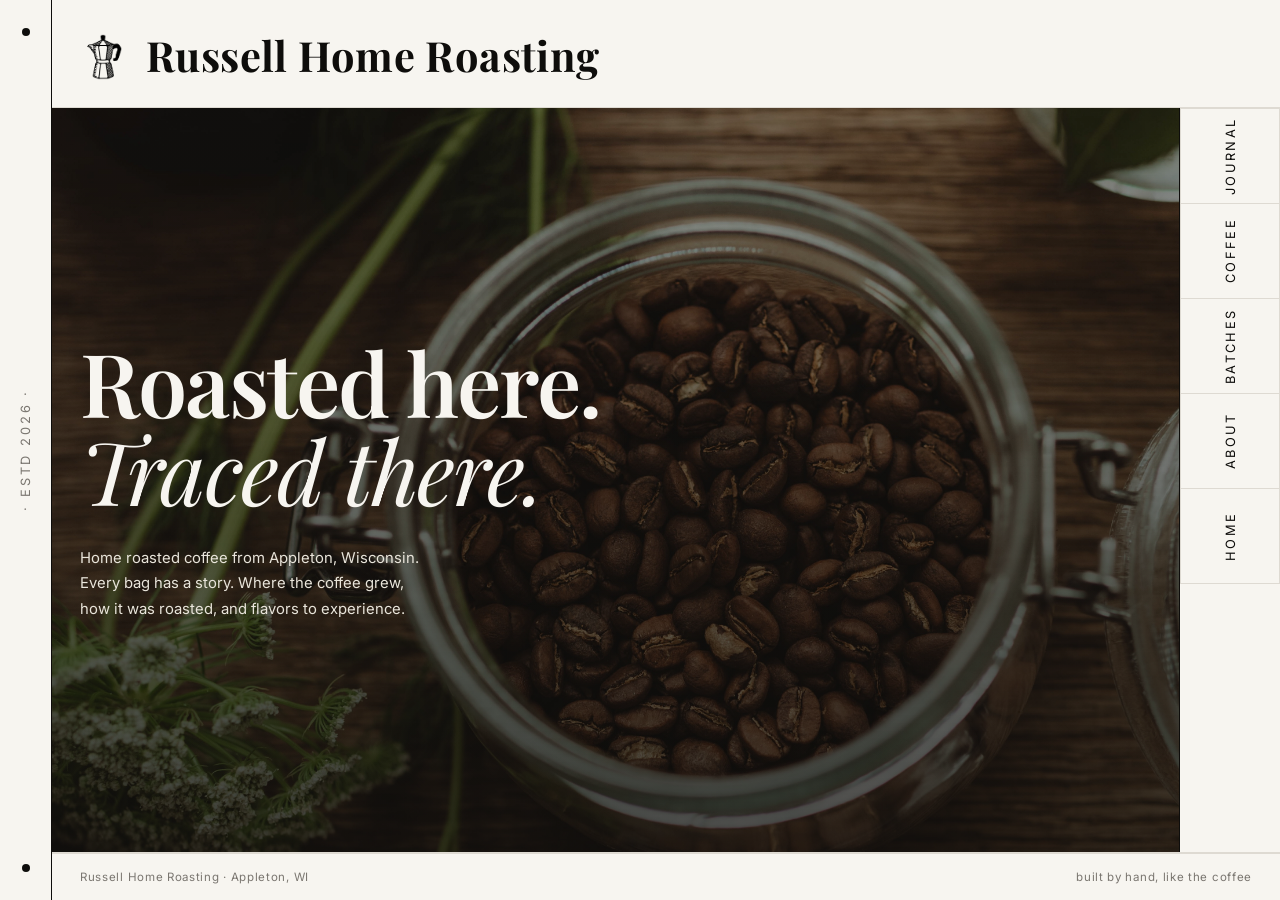
<file: index.html>
<!DOCTYPE html>
<html lang="en">
<head>
  <meta charset="UTF-8" />
  <meta name="viewport" content="width=device-width, initial-scale=1.0" />
  <title>Russell Home Roasting - Appleton, WI</title>
  <link rel="stylesheet" href="rhr.css" />
  <link rel="icon" href="favicon.ico" sizes="48x48"/>
  <link rel="stylesheet" href="rhr-bg-additions.css" />
</head>
<body>

  <aside class="rail" aria-hidden="true">
    <div class="rail-dot"></div>
    <div class="rail-text"> · Estd 2026 · </div>
    <div class="rail-dot"></div>
  </aside>

  <main class="page">
    <div class="content">

      <header>
        <div class="brand-lockup">
          <a class="brand-mark" href="index.html" tabindex="-1" aria-hidden="true">
            <img src="images/MokaShaded.png" width="917" height="917" alt="" />
          </a>
          <h1 class="brand">
            Russell Home Roasting
            <span></span>
          </h1>
        </div>
      </header>

      <div class="body-grid">

        <section class="hero bg-photo bg-photo-hero1">
          <h2>Roasted here.<br><em>Traced there.</em></h2>
          <p>Home roasted coffee from Appleton, Wisconsin.</p>
          <p>Every bag has a story. Where the coffee grew, how it was roasted, and flavors to experience.</p>
        </section>

        <nav class="side-nav" aria-label="Main navigation">
          <a href="journal.html">Journal</a>
          <a href="coffee.html">Coffee</a>
          <a href="batch-lookup.html">Batches</a>
          <a href="about.html">About</a>
          <a href="index.html">Home</a>
        </nav>

      </div>

      <footer>
        <span>Russell Home Roasting · Appleton, WI</span>
        <span>built by hand, like the coffee</span>
      </footer>

    </div>
  </main>
 <script src="rhr-header.js"></script>
</body>
</html>
</file>
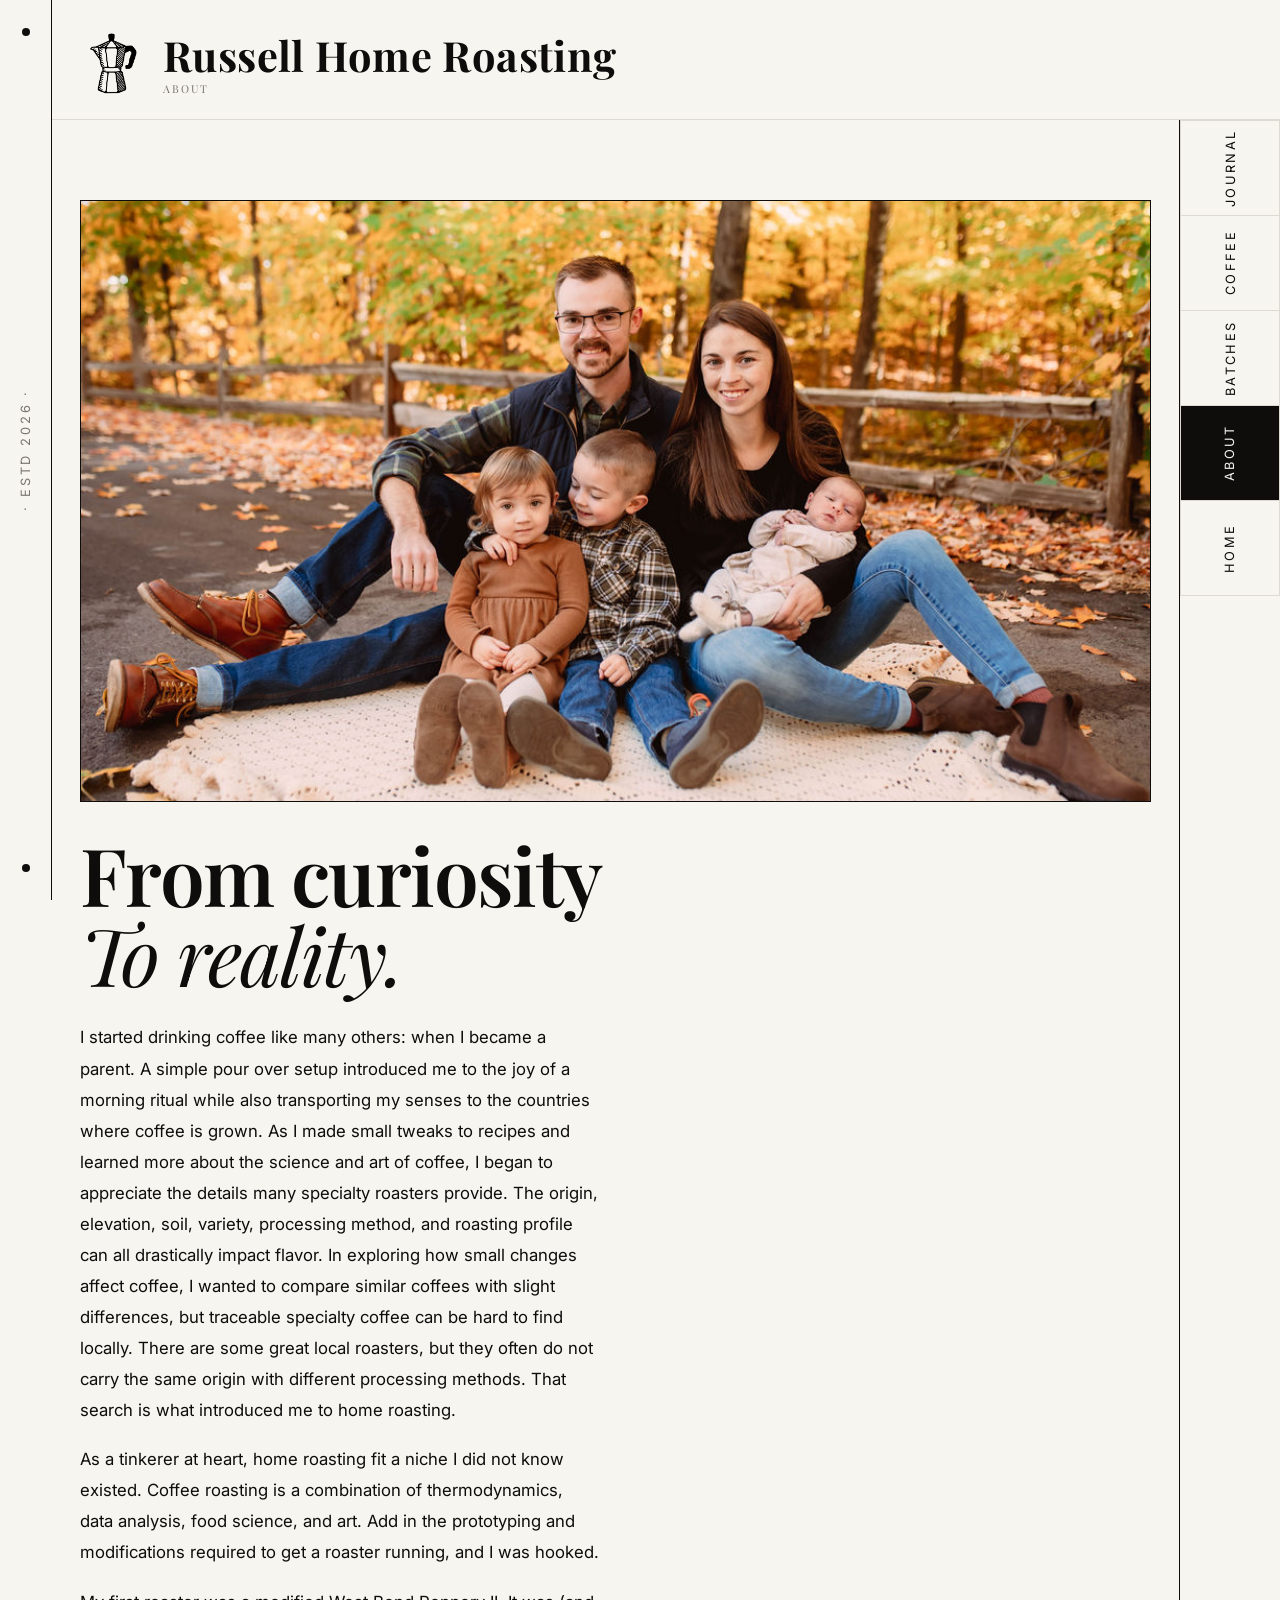
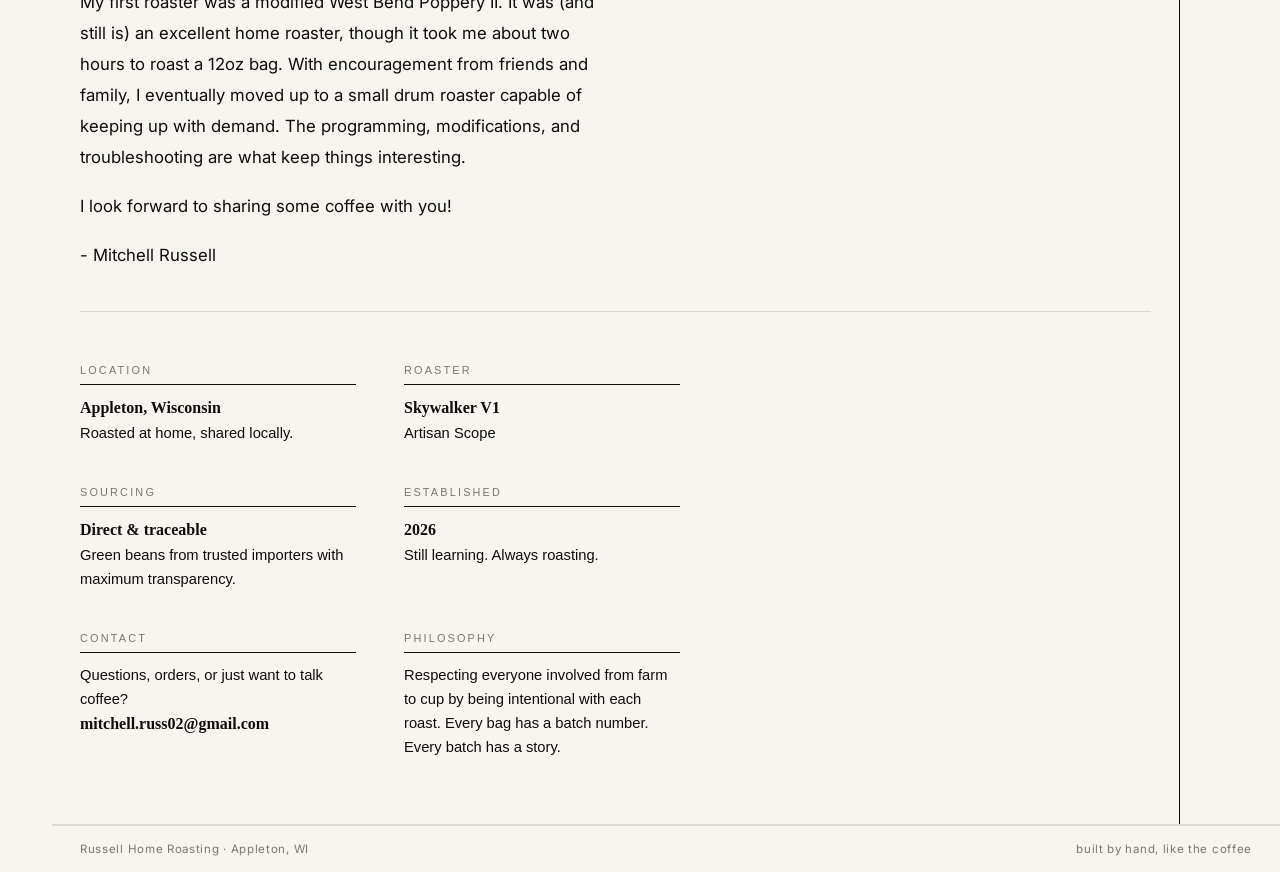
<file: about.html>
<!DOCTYPE html>
<html lang="en">
<head>
  <meta charset="UTF-8" />
  <meta name="viewport" content="width=device-width, initial-scale=1.0" />
  <title>Russell Home Roasting — About</title>
  <link rel="icon" href="favicon.ico" sizes="48x48"/>
  <link rel="stylesheet" href="rhr.css" />
  <link rel="stylesheet" href="rhr-bg-additions.css" />
</head>
<body>

  <aside class="rail" aria-hidden="true">
    <div class="rail-dot"></div>
    <div class="rail-text"> · Estd 2026 · </div>
    <div class="rail-dot"></div>
  </aside>

  <main class="page">
    <div class="content">

      <header>
        <div class="brand-lockup">
          <a class="brand-mark" href="index.html" tabindex="-1" aria-hidden="true">
            <img src="images/MokaShaded.png" width="917" height="917" alt="" />
          </a>
          <h1 class="brand">
            Russell Home Roasting
            <span>About</span>
          </h1>
        </div>
      </header>

      <div class="body-grid">



        <div class="main-panel">

          <div class="about-hero">
            <div class="hero-photo-panel">
            <img src="/images/family.jpg">
          </div>
            <h2>From curiosity<br><em>To reality.</em></h2>
            <p>I started drinking coffee like many others: when I became a parent. A simple pour over setup introduced me to the joy of a morning ritual while also transporting my senses to the countries where coffee is grown. As I made small tweaks to recipes and learned more about the science and art of coffee, I began to appreciate the details many specialty roasters provide. The origin, elevation, soil, variety, processing method, and roasting profile can all drastically impact flavor. In exploring how small changes affect coffee, I wanted to compare similar coffees with slight differences, but traceable specialty coffee can be hard to find locally. There are some great local roasters, but they often do not carry the same origin with different processing methods. That search is what introduced me to home roasting.</p>
            <p>As a tinkerer at heart, home roasting fit a niche I did not know existed. Coffee roasting is a combination of thermodynamics, data analysis, food science, and art. Add in the prototyping and modifications required to get a roaster running, and I was hooked.</p>
			<p>My first roaster was a modified West Bend Poppery II. It was (and still is) an excellent home roaster, though it took me about two hours to roast a 12oz bag. With encouragement from friends and family, I eventually moved up to a small drum roaster capable of keeping up with demand. The programming, modifications, and troubleshooting are what keep things interesting.</p>
			<p>I look forward to sharing some coffee with you!</p>
			<p> - Mitchell Russell</p>
          </div>

          <div class="details-grid">

            <div class="detail-block">
              <div class="detail-label">Location</div>
              <div class="detail-value">
                <strong>Appleton, Wisconsin</strong><br>
                Roasted at home, shared locally.
              </div>
            </div>

            <div class="detail-block">
              <div class="detail-label">Roaster</div>
              <div class="detail-value">
                <strong>Skywalker V1</strong><br>
				Artisan Scope
              </div>
            </div>

            <div class="detail-block">
              <div class="detail-label">Sourcing</div>
              <div class="detail-value">
                <strong>Direct &amp; traceable</strong><br>
                Green beans from trusted importers with maximum transparency.
              </div>
            </div>

            <div class="detail-block">
              <div class="detail-label">Established</div>
              <div class="detail-value">
                <strong>2026</strong><br>
                Still learning. Always roasting.
              </div>
            </div>

            <div class="detail-block">
              <div class="detail-label">Contact</div>
              <div class="detail-value">
                Questions, orders, or just want to talk coffee?<br>
                <strong>mitchell.russ02@gmail.com</strong>
              </div>
            </div>

            <div class="detail-block">
              <div class="detail-label">Philosophy</div>
              <div class="detail-value">
                Respecting everyone involved from farm to cup by being intentional with each roast. Every bag has a batch number. Every batch has a story.
              </div>
            </div>

          </div>

        </div>

        <nav class="side-nav" aria-label="Main navigation">
          <a href="journal.html">Journal</a>
          <a href="coffee.html">Coffee</a>
          <a href="batch-lookup.html">Batches</a>
          <!--<a href="order.html">Order</a>-->
          <a href="about.html" class="active">About</a>
		  <a href="index.html">Home</a>
        </nav>

      </div>

      <footer>
        <span>Russell Home Roasting · Appleton, WI</span>
        <span>built by hand, like the coffee</span>
      </footer>

    </div>
  </main>
 <script src="rhr-header.js"></script>
</body>
</html>
</file>
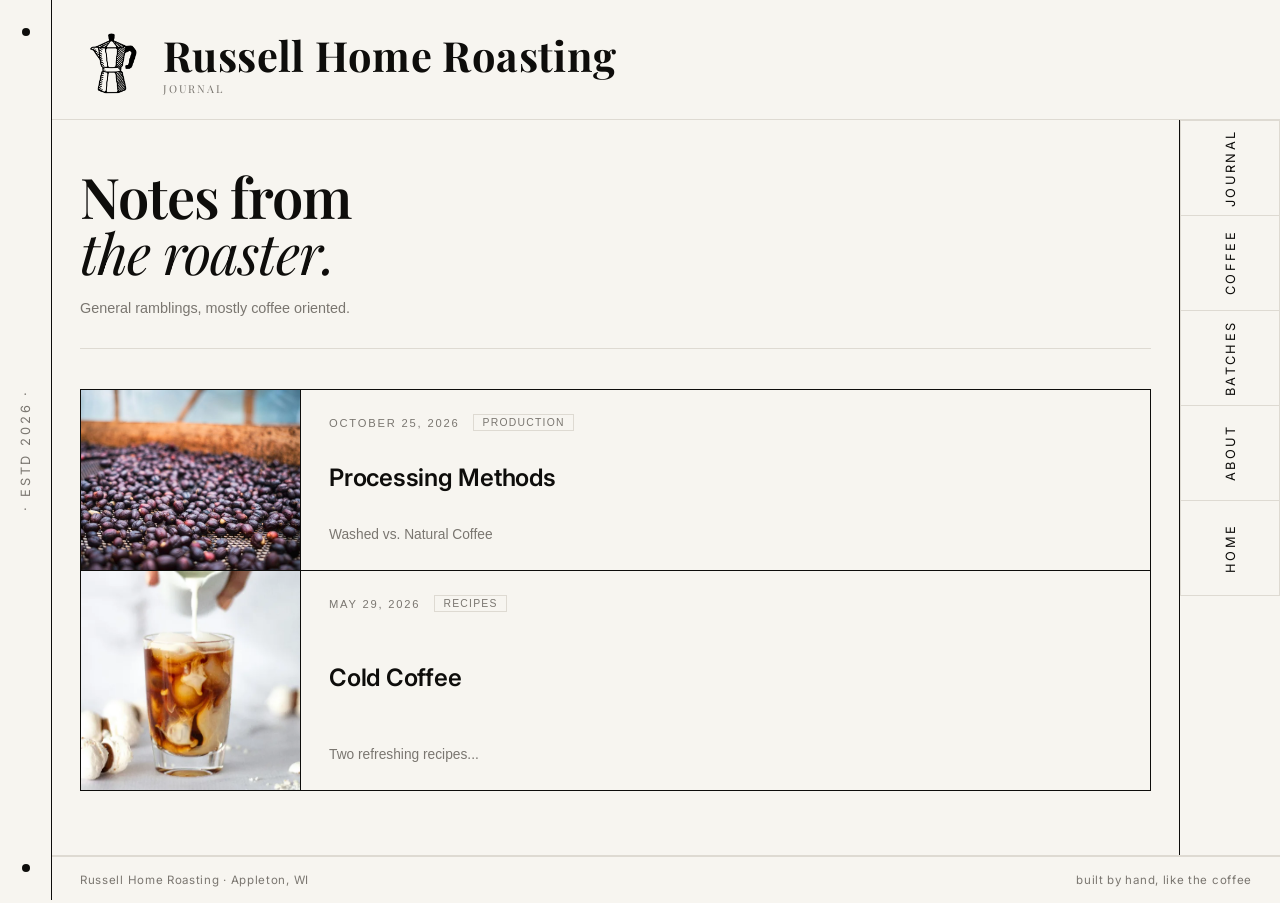
<file: journal.html>
<!DOCTYPE html>
<html lang="en">
<head>
  <meta charset="UTF-8" />
  <meta name="viewport" content="width=device-width, initial-scale=1.0" />
  <title>Russell Home Roasting — Journal</title>
  <link rel="icon" href="favicon.ico" sizes="48x48"/>
  <link rel="stylesheet" href="rhr.css" />
</head>
<body>

  <aside class="rail" aria-hidden="true">
    <div class="rail-dot"></div>
    <div class="rail-text"> · Estd 2026 · </div>
    <div class="rail-dot"></div>
  </aside>

  <main class="page">
    <div class="content">

      <header>
        <div class="brand-lockup">
          <a class="brand-mark" href="index.html" tabindex="-1" aria-hidden="true">
            <img src="images/MokaShaded.png" width="917" height="917" alt="" />
          </a>
          <h1 class="brand">
            Russell Home Roasting
            <span>Journal</span>
          </h1>
        </div>
      </header>

      <div class="body-grid">

        <div class="main-panel">

          <div class="section-intro">
            <h2>Notes from<br><em>the roaster.</em></h2>
            <p>General ramblings, mostly coffee oriented.</p>
          </div>

          <!--
            ═══════════════════════════════════════════════════
            JOURNAL CARDS — add new entries at the top.

            To add an image:
              Replace <div class="journal-card-image placeholder">
              with:
              <div class="journal-card-image">
                <img src="images/your-photo.jpg" alt="Description" />
              </div>
            ═══════════════════════════════════════════════════
          -->
		  
			
          <div class="journal-list">
		  
			<a href="journal/processing-methods.html" class="journal-card">
              <div class="journal-card-image">
                <img src="images/NaturalCoffee.jpg" alt="Dried Coffee">
                </div>
              <div class="journal-card-body">
                <div class="journal-card-meta">
                  <div class="journal-card-date">October 25, 2026</div>
                  <div class="journal-card-tags">
                    <span class="journal-tag">Production</span>
                  </div>
                </div>
                <div class="journal-card-title">Processing Methods</div>
                <div class="journal-card-excerpt">Washed vs. Natural Coffee</div>
              </div>
            </a>
			
			
            <a href="journal/cold-coffee-recipes.html" class="journal-card">
              <div class="journal-card-image">
                <img src="images/iced_coffee.webp" alt="Iced Coffee">
                </div>
              <div class="journal-card-body">
                <div class="journal-card-meta">
                  <div class="journal-card-date">May 29, 2026</div>
                  <div class="journal-card-tags">
                    <span class="journal-tag">Recipes</span>
                  </div>
                </div>
                <div class="journal-card-title">Cold Coffee</div>
                <div class="journal-card-excerpt">Two refreshing recipes...</div>
              </div>
            </a>
			
			
			


          </div>
	
          <!-- end .journal-list -->
		  
        </div>

        <nav class="side-nav" aria-label="Main navigation">
          <a href="journal.html">Journal</a>
          <a href="coffee.html">Coffee</a>
          <a href="batch-lookup.html">Batches</a>
          <a href="about.html">About</a>
          <a href="index.html">Home</a>
        </nav>

      </div>

      <footer>
        <span>Russell Home Roasting · Appleton, WI</span>
        <span>built by hand, like the coffee</span>
      </footer>

    </div>
  </main>
<script src="rhr-header.js"></script>
</body>
</html>
</file>
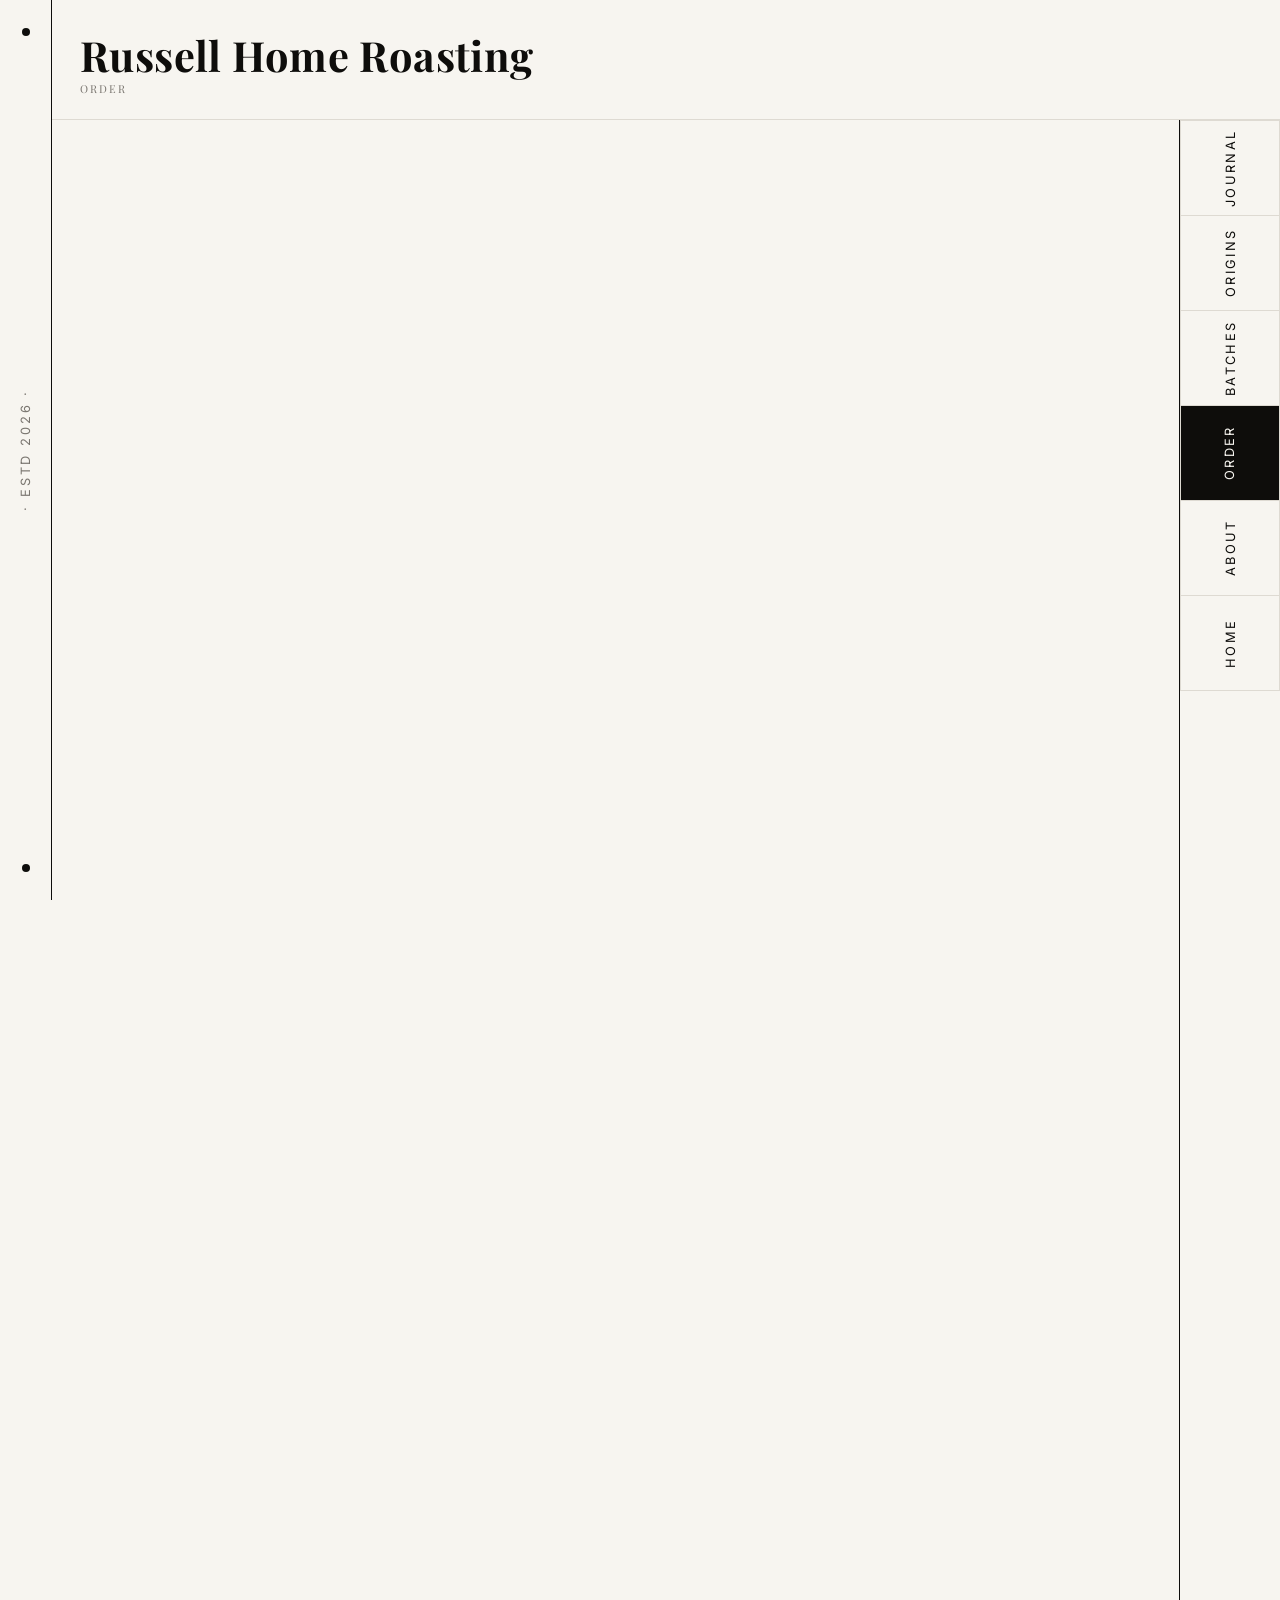
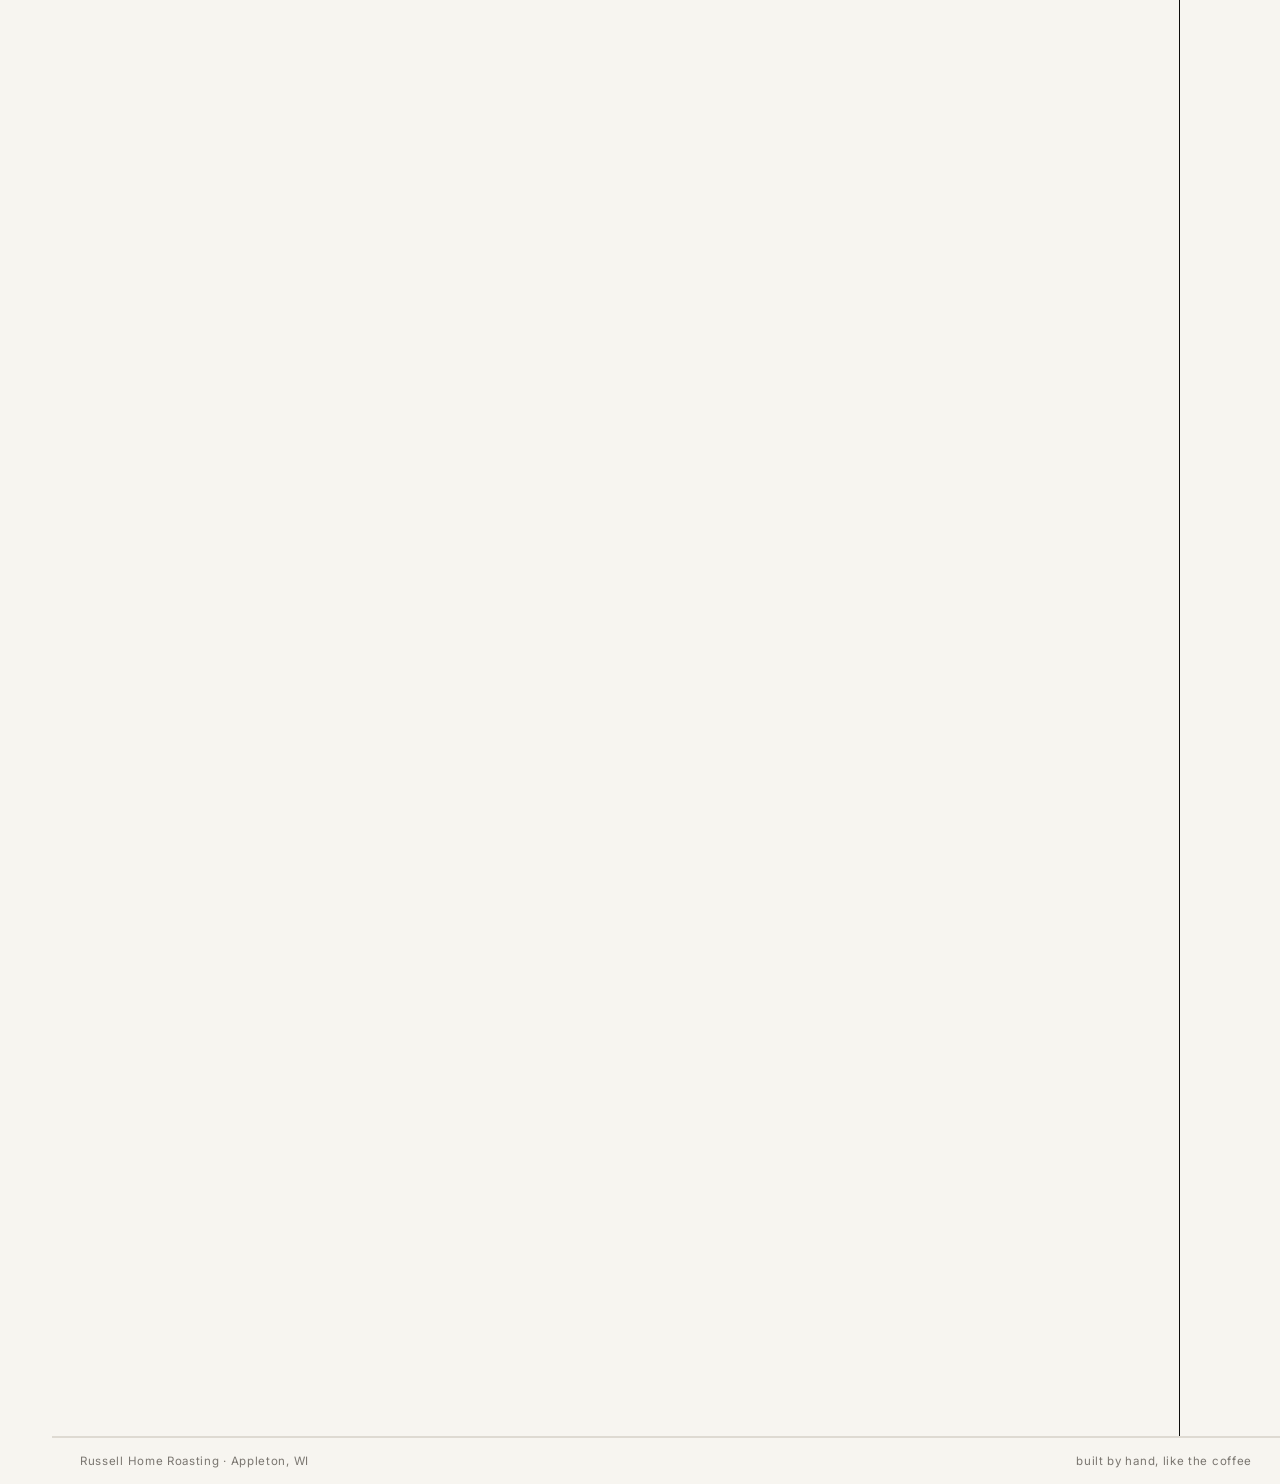
<file: order.html>
<!DOCTYPE html>
<html lang="en">
<head>
  <meta charset="UTF-8" />
  <meta name="viewport" content="width=device-width, initial-scale=1.0" />
  <title>Russell Home Roasting — Order</title>
  <link rel="stylesheet" href="rhr.css" />
</head>
<body>

  <aside class="rail" aria-hidden="true">
    <div class="rail-dot"></div>
    <div class="rail-text"> · Estd 2026 · </div>
    <div class="rail-dot"></div>
  </aside>

  <main class="page">
    <div class="content">

      <header>
        <h1 class="brand">
          Russell Home Roasting
          <span>Order</span>
        </h1>
      </header>

      <div class="body-grid">

        <div class="main-panel">
		<iframe src="https://docs.google.com/forms/d/e/1FAIpQLSfxSRUN3aAT4_ppUSlD5QJ-fz9lxLsC4x5mDqIbpR2P5wwG7A/viewform?embedded=true" scrolling="no" width="100%" height="2800" frameborder="0" marginheight="0" marginwidth="0">Loading…</iframe>
        </div>

        <nav class="side-nav" aria-label="Main navigation">
          <a href="journal.html">Journal</a>
          <a href="origins.html">Origins</a>
          <a href="batch-lookup.html">Batches</a>
          <a href="order.html" class="active">Order</a>
          <a href="about.html">About</a>
		  <a href="index.html">Home</a>
        </nav>

      </div>

      <footer>
        <span>Russell Home Roasting · Appleton, WI</span>
        <span>built by hand, like the coffee</span>
      </footer>

    </div>
  </main>

</body>
</html>
</file>
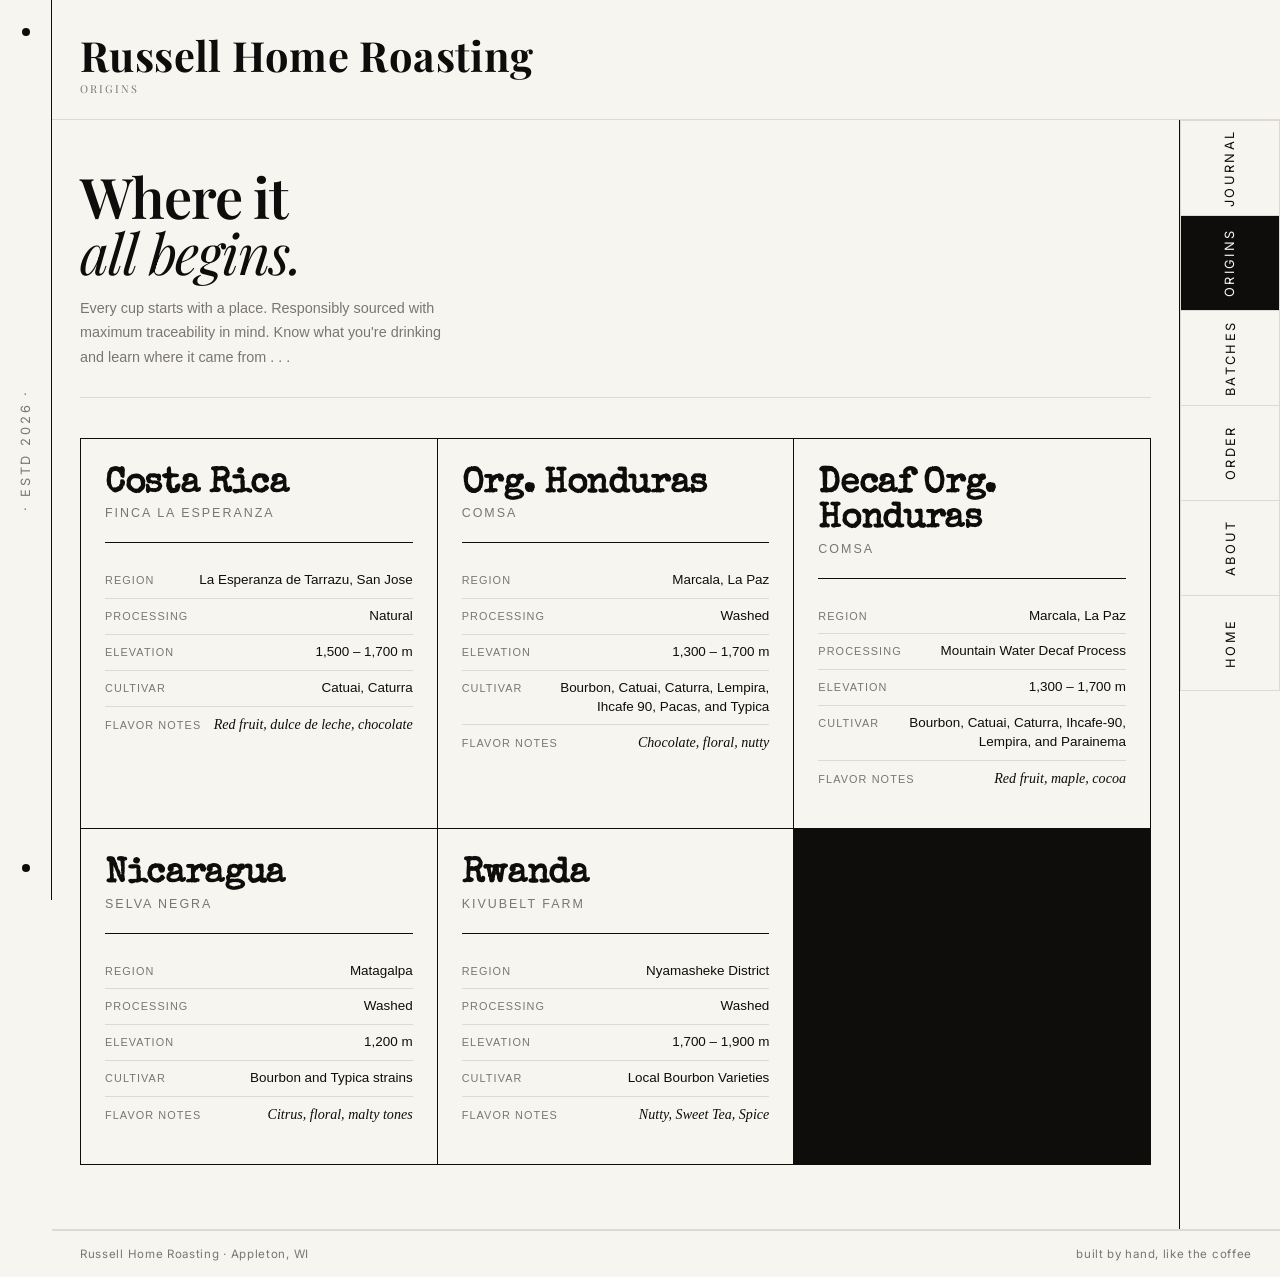
<file: origins.html>
<!DOCTYPE html>
<html lang="en">
<head>
  <meta charset="UTF-8" />
  <meta name="viewport" content="width=device-width, initial-scale=1.0" />
  <title>Russell Home Roasting — Origins</title>
  <link rel="stylesheet" href="rhr.css" />
</head>
<body>

  <aside class="rail" aria-hidden="true">
    <div class="rail-dot"></div>
    <div class="rail-text"> · Estd 2026 · </div>
    <div class="rail-dot"></div>
  </aside>

  <main class="page">
    <div class="content">

      <header>
        <h1 class="brand">
          Russell Home Roasting
          <span>Origins</span>
        </h1>
      </header>

      <div class="body-grid">

        <div class="main-panel">

          <div class="section-intro">
            <h2>Where it<br><em>all begins.</em></h2>
            <p>Every cup starts with a place. Responsibly sourced with maximum traceability in mind. Know what you're drinking and learn where it came from . . .</p>
          </div>

          <!--
            ═══════════════════════════════════════════════
            ORIGIN CARDS — add or remove cards here.
            Copy one .origin-card block to add a new origin.
            ═══════════════════════════════════════════════
          -->
          <div class="cards-grid" id="origins-grid">
			  
			<article class="origin-card">
              <div class="card-country">Costa Rica</div>
              <div class="card-city">Finca La Esperanza</div>
              <div class="card-divider"></div>
              <div class="card-rows">
                <div class="card-row">
                  <div class="card-label">Region</div>
                  <div class="card-value">La Esperanza de Tarrazu, San Jose</div>
                </div>
                <div class="card-row">
                  <div class="card-label">Processing</div>
                  <div class="card-value">Natural</div>
                </div>
                <div class="card-row">
                  <div class="card-label">Elevation</div>
                  <div class="card-value">1,500 – 1,700 m</div>
                </div>
                <div class="card-row">
                  <div class="card-label">Cultivar</div>
                  <div class="card-value">Catuai, Caturra</div>
                </div>
                <div class="card-row flavor">
                  <div class="card-label">Flavor Notes</div>
                  <div class="card-value">Red fruit, dulce de leche, chocolate</div>
                </div>
              </div>
            </article>
			  
<!--
			<article class="origin-card">
              <div class="card-country">Ethiopia</div>
              <div class="card-city">Refisa</div>
              <div class="card-divider"></div>
              <div class="card-rows">
                <div class="card-row">
                  <div class="card-label">Region</div>
                  <div class="card-value">Nansebo, West Arsi</div>
                </div>
                <div class="card-row">
                  <div class="card-label">Processing</div>
                  <div class="card-value">Washed</div>
                </div>
                <div class="card-row">
                  <div class="card-label">Elevation</div>
                  <div class="card-value">1,900 – 2,050 m</div>
                </div>
                <div class="card-row">
                  <div class="card-label">Cultivar</div>
                  <div class="card-value">Heirloom Ethiopian Varieties</div>
                </div>
                <div class="card-row flavor">
                  <div class="card-label">Flavor Notes</div>
                  <div class="card-value">Peach, floral, vanilla</div>
                </div>
              </div>
            </article>
-->
			  <!--
            <article class="origin-card">
              <div class="card-country">Guatemala</div>
              <div class="card-city">Antigua</div>
              <div class="card-divider"></div>
              <div class="card-rows">
                <div class="card-row">
                  <div class="card-label">Region</div>
                  <div class="card-value">Sacatepéquez</div>
                </div>
                <div class="card-row">
                  <div class="card-label">Processing</div>
                  <div class="card-value">Washed</div>
                </div>
                <div class="card-row">
                  <div class="card-label">Elevation</div>
                  <div class="card-value">1,500 – 1,700 m</div>
                </div>
                <div class="card-row">
                  <div class="card-label">Cultivar</div>
                  <div class="card-value">Bourbon, Caturra, and Typica</div>
                </div>
                <div class="card-row flavor">
                  <div class="card-label">Flavor Notes</div>
                  <div class="card-value">Graham cracker, nutty, dark chocolate</div>
                </div>
              </div>
            </article>
			  -->

             <article class="origin-card">
              <div class="card-country">Org. Honduras</div>
              <div class="card-city">COMSA</div>
              <div class="card-divider"></div>
              <div class="card-rows">
                <div class="card-row">
                  <div class="card-label">Region</div>
                  <div class="card-value">Marcala, La Paz</div>
                </div>
                <div class="card-row">
                  <div class="card-label">Processing</div>
                  <div class="card-value">Washed</div>
                </div>
                <div class="card-row">
                  <div class="card-label">Elevation</div>
                  <div class="card-value">1,300 – 1,700 m</div>
                </div>
                <div class="card-row">
                  <div class="card-label">Cultivar</div>
                  <div class="card-value">Bourbon, Catuai, Caturra, Lempira, Ihcafe 90, Pacas, and Typica</div>
                </div>
                <div class="card-row flavor">
                  <div class="card-label">Flavor Notes</div>
                  <div class="card-value">Chocolate, floral, nutty</div>
                </div>
              </div>
            </article>

            <article class="origin-card">
              <div class="card-country">Decaf Org. Honduras</div>
              <div class="card-city">COMSA</div>
              <div class="card-divider"></div>
              <div class="card-rows">
                <div class="card-row">
                  <div class="card-label">Region</div>
                  <div class="card-value">Marcala, La Paz</div>
                </div>
                <div class="card-row">
                  <div class="card-label">Processing</div>
                  <div class="card-value">Mountain Water Decaf Process</div>
                </div>
                <div class="card-row">
                  <div class="card-label">Elevation</div>
                  <div class="card-value">1,300 – 1,700 m</div>
                </div>
                <div class="card-row">
                  <div class="card-label">Cultivar</div>
                  <div class="card-value">Bourbon, Catuai, Caturra, Ihcafe-90, Lempira, and Parainema</div>
                </div>
                <div class="card-row flavor">
                  <div class="card-label">Flavor Notes</div>
                  <div class="card-value">Red fruit, maple, cocoa</div>
                </div>
              </div>
            </article>

			<article class="origin-card">
              <div class="card-country">Nicaragua</div>
              <div class="card-city">Selva Negra</div>
              <div class="card-divider"></div>
              <div class="card-rows">
                <div class="card-row">
                  <div class="card-label">Region</div>
                  <div class="card-value">Matagalpa</div>
                </div>
                <div class="card-row">
                  <div class="card-label">Processing</div>
                  <div class="card-value">Washed</div>
                </div>
                <div class="card-row">
                  <div class="card-label">Elevation</div>
                  <div class="card-value">1,200 m</div>
                </div>
                <div class="card-row">
                  <div class="card-label">Cultivar</div>
                  <div class="card-value">Bourbon and Typica strains</div>
                </div>
                <div class="card-row flavor">
                  <div class="card-label">Flavor Notes</div>
                  <div class="card-value">Citrus, floral, malty tones</div>
                </div>
              </div>
            </article>
			  <!--
            <article class="origin-card">
              <div class="card-country">Org. Peru</div>
              <div class="card-city">Norandino</div>
              <div class="card-divider"></div>
              <div class="card-rows">
                <div class="card-row">
                  <div class="card-label">Region</div>
                  <div class="card-value">Piura, Amazonas, Cajamarca, and San Martin</div>
                </div>
                <div class="card-row">
                  <div class="card-label">Processing</div>
                  <div class="card-value">Washed</div>
                </div>
                <div class="card-row">
                  <div class="card-label">Elevation</div>
                  <div class="card-value">1,100 – 1,700 m</div>
                </div>
                <div class="card-row">
                  <div class="card-label">Cultivar</div>
                  <div class="card-value">Caturra, Bourbon, Catuai, Pache, Villa Sarchi, and Catimor</div>
                </div>
                <div class="card-row flavor">
                  <div class="card-label">Flavor Notes</div>
                  <div class="card-value">Crisp apple, nutty, spice</div>
                </div>
              </div>
            </article>
-->
			  <article class="origin-card">
              <div class="card-country">Rwanda</div>
              <div class="card-city">Kivubelt Farm</div>
              <div class="card-divider"></div>
              <div class="card-rows">
                <div class="card-row">
                  <div class="card-label">Region</div>
                  <div class="card-value">Nyamasheke District</div>
                </div>
                <div class="card-row">
                  <div class="card-label">Processing</div>
                  <div class="card-value">Washed</div>
                </div>
                <div class="card-row">
                  <div class="card-label">Elevation</div>
                  <div class="card-value">1,700 – 1,900 m</div>
                </div>
                <div class="card-row">
                  <div class="card-label">Cultivar</div>
                  <div class="card-value">Local Bourbon Varieties</div>
                </div>
                <div class="card-row flavor">
                  <div class="card-label">Flavor Notes</div>
                  <div class="card-value">Nutty, Sweet Tea, Spice</div>
                </div>
              </div>
            </article>
          </div>
          <!-- end .cards-grid -->

        </div>

        <nav class="side-nav" aria-label="Main navigation">
          <a href="journal.html">Journal</a>
          <a href="origins.html" class="active">Origins</a>
          <a href="batch-lookup.html">Batches</a>
          <a href="order.html">Order</a>
          <a href="about.html">About</a>
		  <a href="index.html">Home</a>
        </nav>

      </div>

      <footer>
        <span>Russell Home Roasting · Appleton, WI</span>
        <span>built by hand, like the coffee</span>
      </footer>

    </div>
  </main>

</body>
</html>
</file>
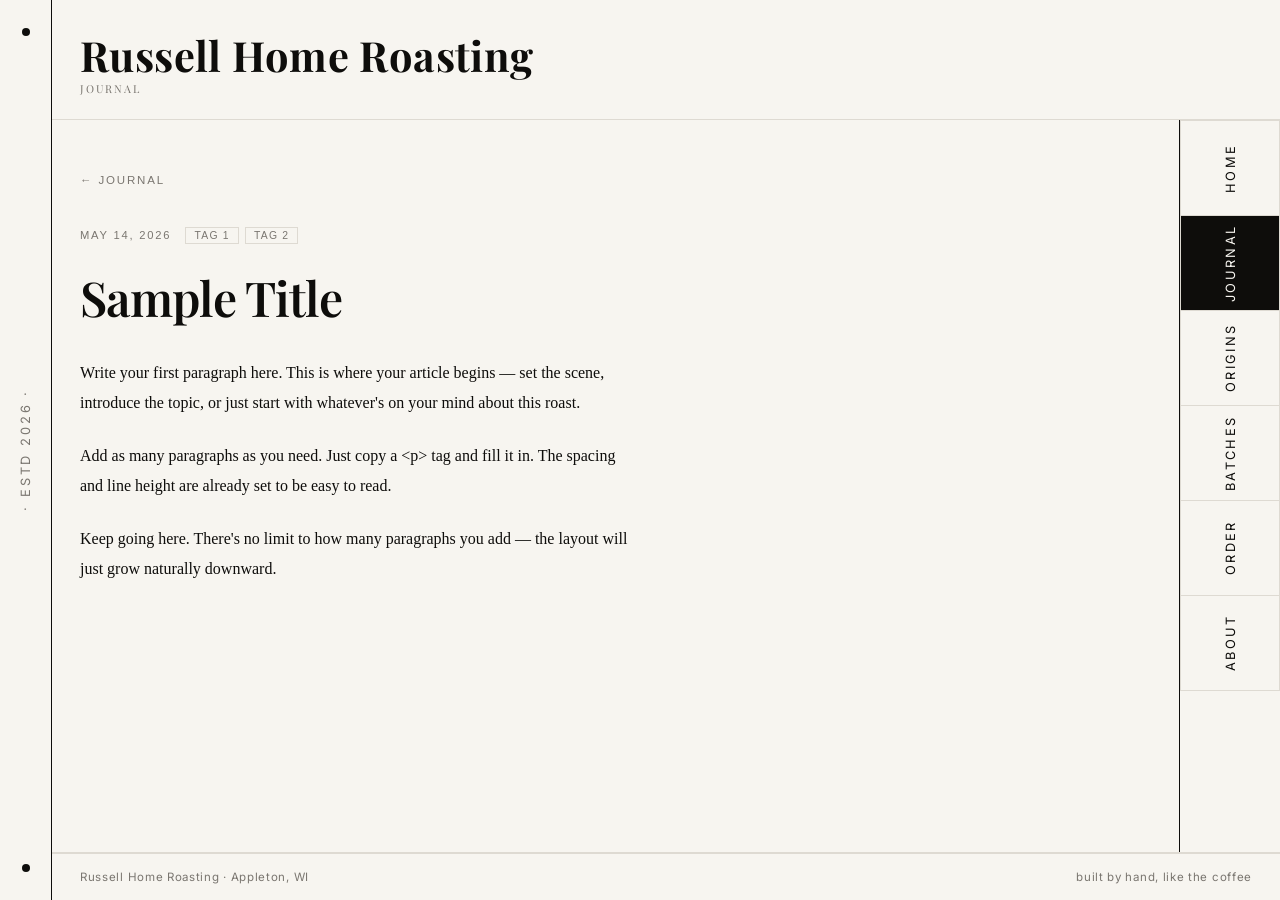
<file: journal/article.html>
<!DOCTYPE html>
<html lang="en">
<head>
  <meta charset="UTF-8" />
  <meta name="viewport" content="width=device-width, initial-scale=1.0" />
  <title>Russell Home Roasting — Journal</title>
  <link rel="stylesheet" href="../rhr.css" />
  <style>
    .article-meta {
      display: flex;
      align-items: center;
      gap: 14px;
      margin-bottom: 28px;
    }

    .article-title {
      font-size: clamp(1.8rem, 5vw, 3rem);
      font-weight: 600;
      line-height: 1.05;
      letter-spacing: -0.02em;
      margin-bottom: 36px;
      max-width: 560px;
    }

    .article-title em {
      font-style: italic;
      font-weight: 400;
    }

    .article-body {
      max-width: 560px;
    }

    .article-body p {
      font-size: 1rem;
      line-height: 1.85;
      color: var(--fg);
      font-family: Georgia, "Times New Roman", Times, serif;
      margin-bottom: 1.5em;
    }

    .article-body p:last-child {
      margin-bottom: 0;
    }

    .back-link {
      display: inline-flex;
      align-items: center;
      gap: 6px;
      font-size: 0.72rem;
      letter-spacing: 0.16em;
      text-transform: uppercase;
      font-family: Arial, Helvetica, sans-serif;
      color: var(--muted);
      text-decoration: none;
      margin-bottom: 40px;
      border-bottom: 1px solid transparent;
      transition: color 0.15s, border-color 0.15s;
    }

    .back-link:hover {
      color: var(--fg);
      border-bottom-color: var(--fg);
    }
  </style>
</head>
<body>

  <aside class="rail" aria-hidden="true">
    <div class="rail-dot"></div>
    <div class="rail-text"> · Estd 2026 · </div>
    <div class="rail-dot"></div>
  </aside>

  <main class="page">
    <div class="content">

      <header>
        <h1 class="brand">
          Russell Home Roasting
          <span>Journal</span>
        </h1>
      </header>

      <div class="body-grid">

        <div class="main-panel">

          <a href="../journal.html" class="back-link">← Journal</a>

          <div class="article-meta">
            <div class="journal-card-date">May 14, 2026</div>
            <div class="journal-card-tags">
              <span class="journal-tag">Tag 1</span>
              <span class="journal-tag">Tag 2</span>
            </div>
          </div>

          <h2 class="article-title">Sample Title</h2>

          <div class="article-body">

            <p>Write your first paragraph here. This is where your article begins — set the scene, introduce the topic, or just start with whatever's on your mind about this roast.</p>

            <p>Add as many paragraphs as you need. Just copy a &lt;p&gt; tag and fill it in. The spacing and line height are already set to be easy to read.</p>

            <p>Keep going here. There's no limit to how many paragraphs you add — the layout will just grow naturally downward.</p>

          </div>

        </div>

        <nav class="side-nav" aria-label="Main navigation">
          <a href="../index.html">Home</a>
          <a href="../journal.html" class="active">Journal</a>
          <a href="../origins.html">Origins</a>
          <a href="../batch-lookup.html">Batches</a>
          <a href="https://forms.gle/ZgAe8ggtJFaLG8N4A">Order</a>
          <a href="../about.html">About</a>
        </nav>

      </div>

      <footer>
        <span>Russell Home Roasting · Appleton, WI</span>
        <span>built by hand, like the coffee</span>
      </footer>

    </div>
  </main>

</body>
</html>
</file>
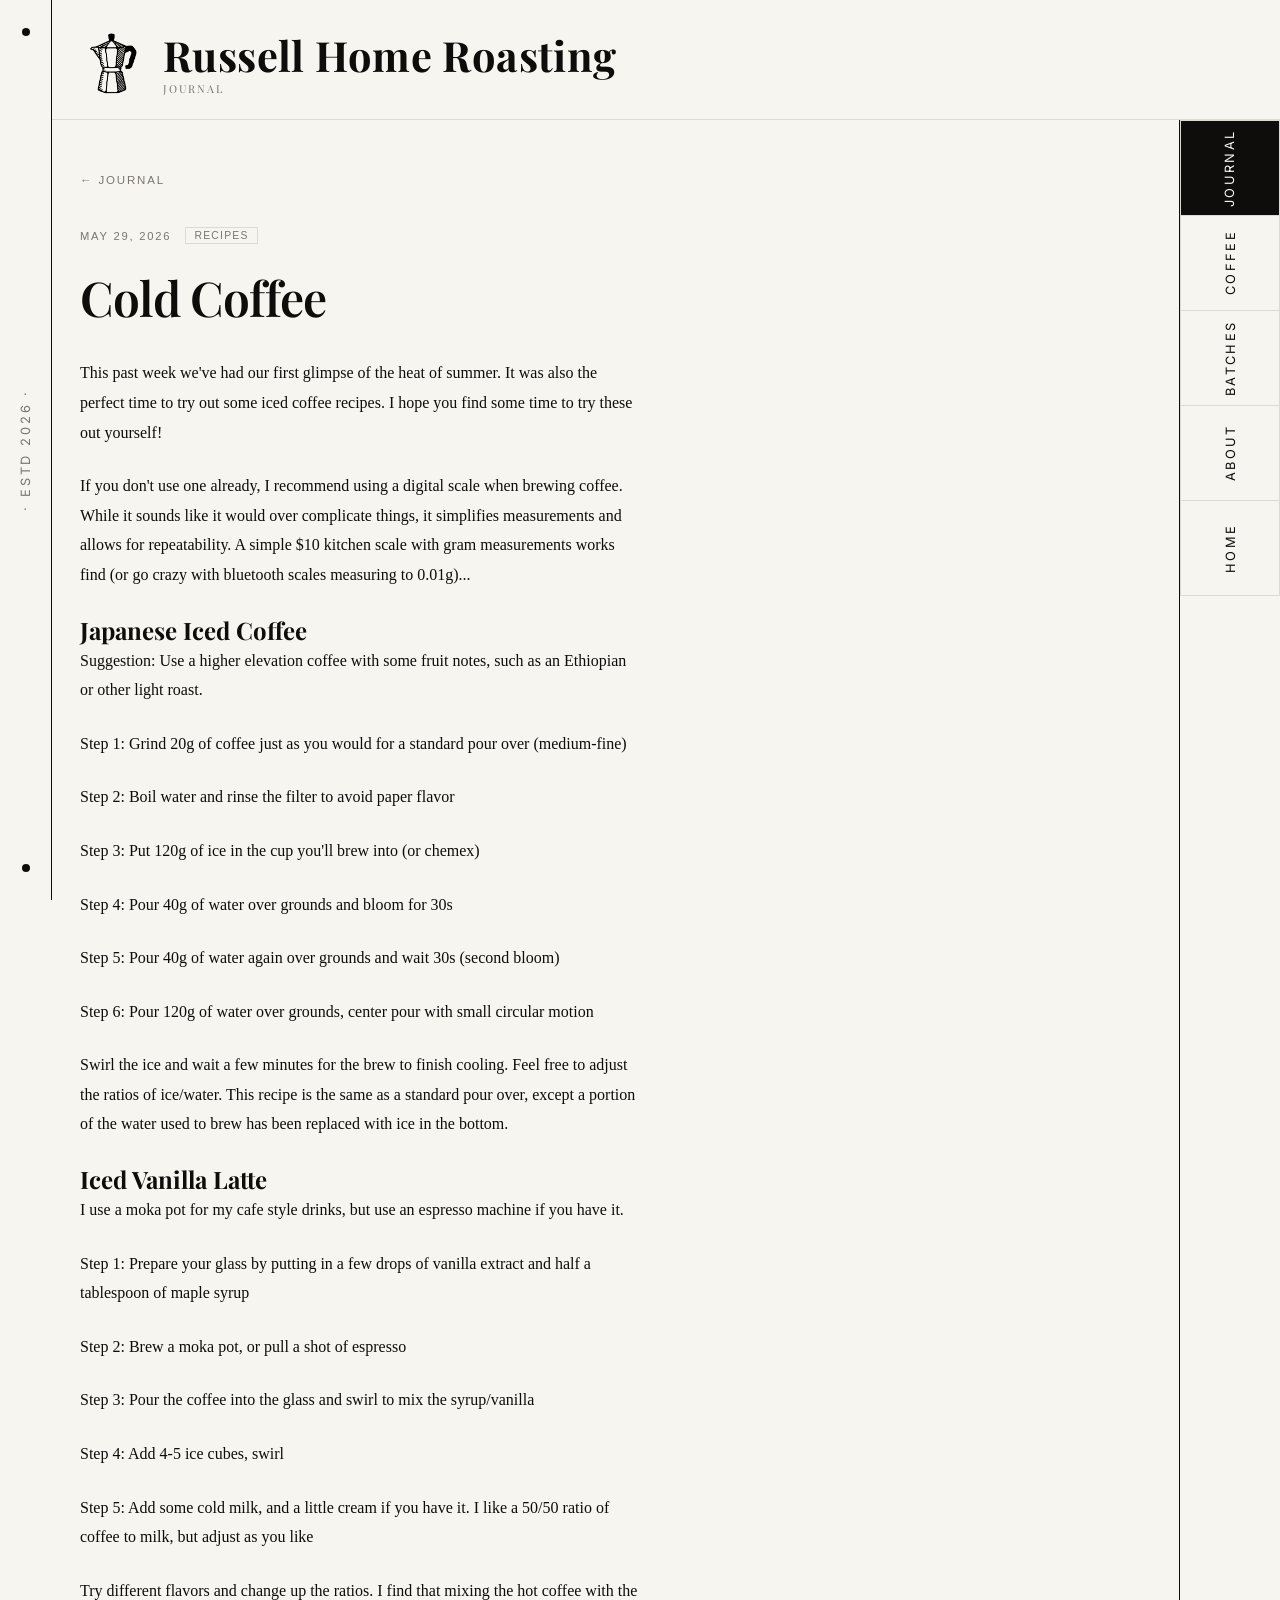
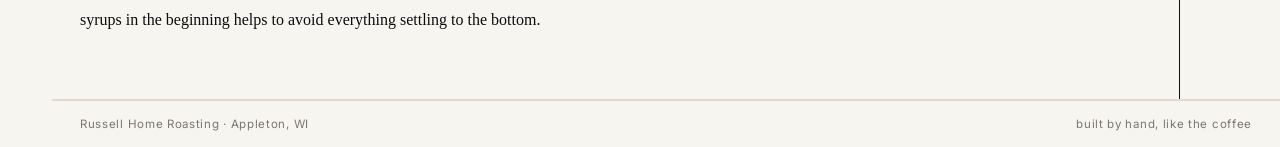
<file: journal/cold-coffee-recipes.html>
<!DOCTYPE html>
<html lang="en">
<head>
  <meta charset="UTF-8" />
  <meta name="viewport" content="width=device-width, initial-scale=1.0" />
  <title>Russell Home Roasting — Journal</title>
  <link rel="stylesheet" href="../rhr.css" />
  <link rel="icon" href="../favicon.ico" sizes="48x48"/>
  <style>
    .article-meta {
      display: flex;
      align-items: center;
      gap: 14px;
      margin-bottom: 28px;
    }

    .article-title {
      font-size: clamp(1.8rem, 5vw, 3rem);
      font-weight: 600;
      line-height: 1.05;
      letter-spacing: -0.02em;
      margin-bottom: 36px;
      max-width: 560px;
    }

    .article-title em {
      font-style: italic;
      font-weight: 400;
    }

    .article-body {
      max-width: 560px;
    }

    .article-body p {
      font-size: 1rem;
      line-height: 1.85;
      color: var(--fg);
      font-family: Georgia, "Times New Roman", Times, serif;
      margin-bottom: 1.5em;
    }

    .article-body p:last-child {
      margin-bottom: 0;
    }

    .back-link {
      display: inline-flex;
      align-items: center;
      gap: 6px;
      font-size: 0.72rem;
      letter-spacing: 0.16em;
      text-transform: uppercase;
      font-family: Arial, Helvetica, sans-serif;
      color: var(--muted);
      text-decoration: none;
      margin-bottom: 40px;
      border-bottom: 1px solid transparent;
      transition: color 0.15s, border-color 0.15s;
    }

    .back-link:hover {
      color: var(--fg);
      border-bottom-color: var(--fg);
    }
  </style>
</head>
<body>

  <aside class="rail" aria-hidden="true">
    <div class="rail-dot"></div>
    <div class="rail-text"> · Estd 2026 · </div>
    <div class="rail-dot"></div>
  </aside>

  <main class="page">
    <div class="content">

      <header>
        <div class="brand-lockup">
          <a class="brand-mark" href="../index.html" tabindex="-1" aria-hidden="true">
            <img src="../images/MokaShaded.png" width="917" height="917" alt="" />
          </a>
          <h1 class="brand">
            Russell Home Roasting
            <span>Journal</span>
          </h1>
        </div>
      </header>

      <div class="body-grid">

        <div class="main-panel">

          <a href="../journal.html" class="back-link">← Journal</a>

          <div class="article-meta">
            <div class="journal-card-date">May 29, 2026</div>
            <div class="journal-card-tags">
              <span class="journal-tag">Recipes</span>
            </div>
          </div>

          <h2 class="article-title">Cold Coffee</h2>

          <div class="article-body">

            <p>
             This past week we've had our first glimpse of the heat of summer. It was also the perfect time to try out some iced coffee recipes.
             I hope you find some time to try these out yourself!
            </p>

            <p>If you don't use one already, I recommend using a digital scale when brewing coffee. While it sounds like it would over complicate things,
            it simplifies measurements and allows for repeatability. A simple $10 kitchen scale with gram measurements works find (or go crazy with bluetooth scales measuring to 0.01g)...</p>

            <h2>Japanese Iced Coffee</h2>
            <p>Suggestion: Use a higher elevation coffee with some fruit notes, such as an Ethiopian or other light roast.</p>
            <p>Step 1: Grind 20g of coffee just as you would for a standard pour over (medium-fine)</p>
            <p>Step 2: Boil water and rinse the filter to avoid paper flavor</p>
            <p>Step 3: Put 120g of ice in the cup you'll brew into (or chemex)</p>
            <p>Step 4: Pour 40g of water over grounds and bloom for 30s</p>
            <p>Step 5: Pour 40g of water again over grounds and wait 30s (second bloom)</p>
            <p>Step 6: Pour 120g of water over grounds, center pour with small circular motion</p>
            <p>Swirl the ice and wait a few minutes for the brew to finish cooling. Feel free to adjust the ratios of ice/water. This recipe is the same as a standard pour over, except a portion of the water used to brew has been replaced with ice in the bottom.</p>
            
            <h2>Iced Vanilla Latte</h2>
            <p>I use a moka pot for my cafe style drinks, but use an espresso machine if you have it.</p>
            <p>Step 1: Prepare your glass by putting in a few drops of vanilla extract and half a tablespoon of maple syrup</p>
            <p>Step 2: Brew a moka pot, or pull a shot of espresso</p>
            <p>Step 3: Pour the coffee into the glass and swirl to mix the syrup/vanilla</p>
            <p>Step 4: Add 4-5 ice cubes, swirl</p>
            <p>Step 5: Add some cold milk, and a little cream if you have it. I like a 50/50 ratio of coffee to milk, but adjust as you like</p>
            <p>Try different flavors and change up the ratios. I find that mixing the hot coffee with the syrups in the beginning helps to avoid everything settling to the bottom.</p>

          </div>

        </div>

        <nav class="side-nav" aria-label="Main navigation">
          <a href="../journal.html" class="active">Journal</a>
          <a href="../coffee.html">Coffee</a>
          <a href="../batch-lookup.html">Batches</a>
          <a href="../about.html">About</a>
		  <a href="../index.html">Home</a>
        </nav>

      </div>

      <footer>
        <span>Russell Home Roasting · Appleton, WI</span>
        <span>built by hand, like the coffee</span>
      </footer>

    </div>
  </main>
<script src="../rhr-header.js"></script>
</body>
</html>
</file>
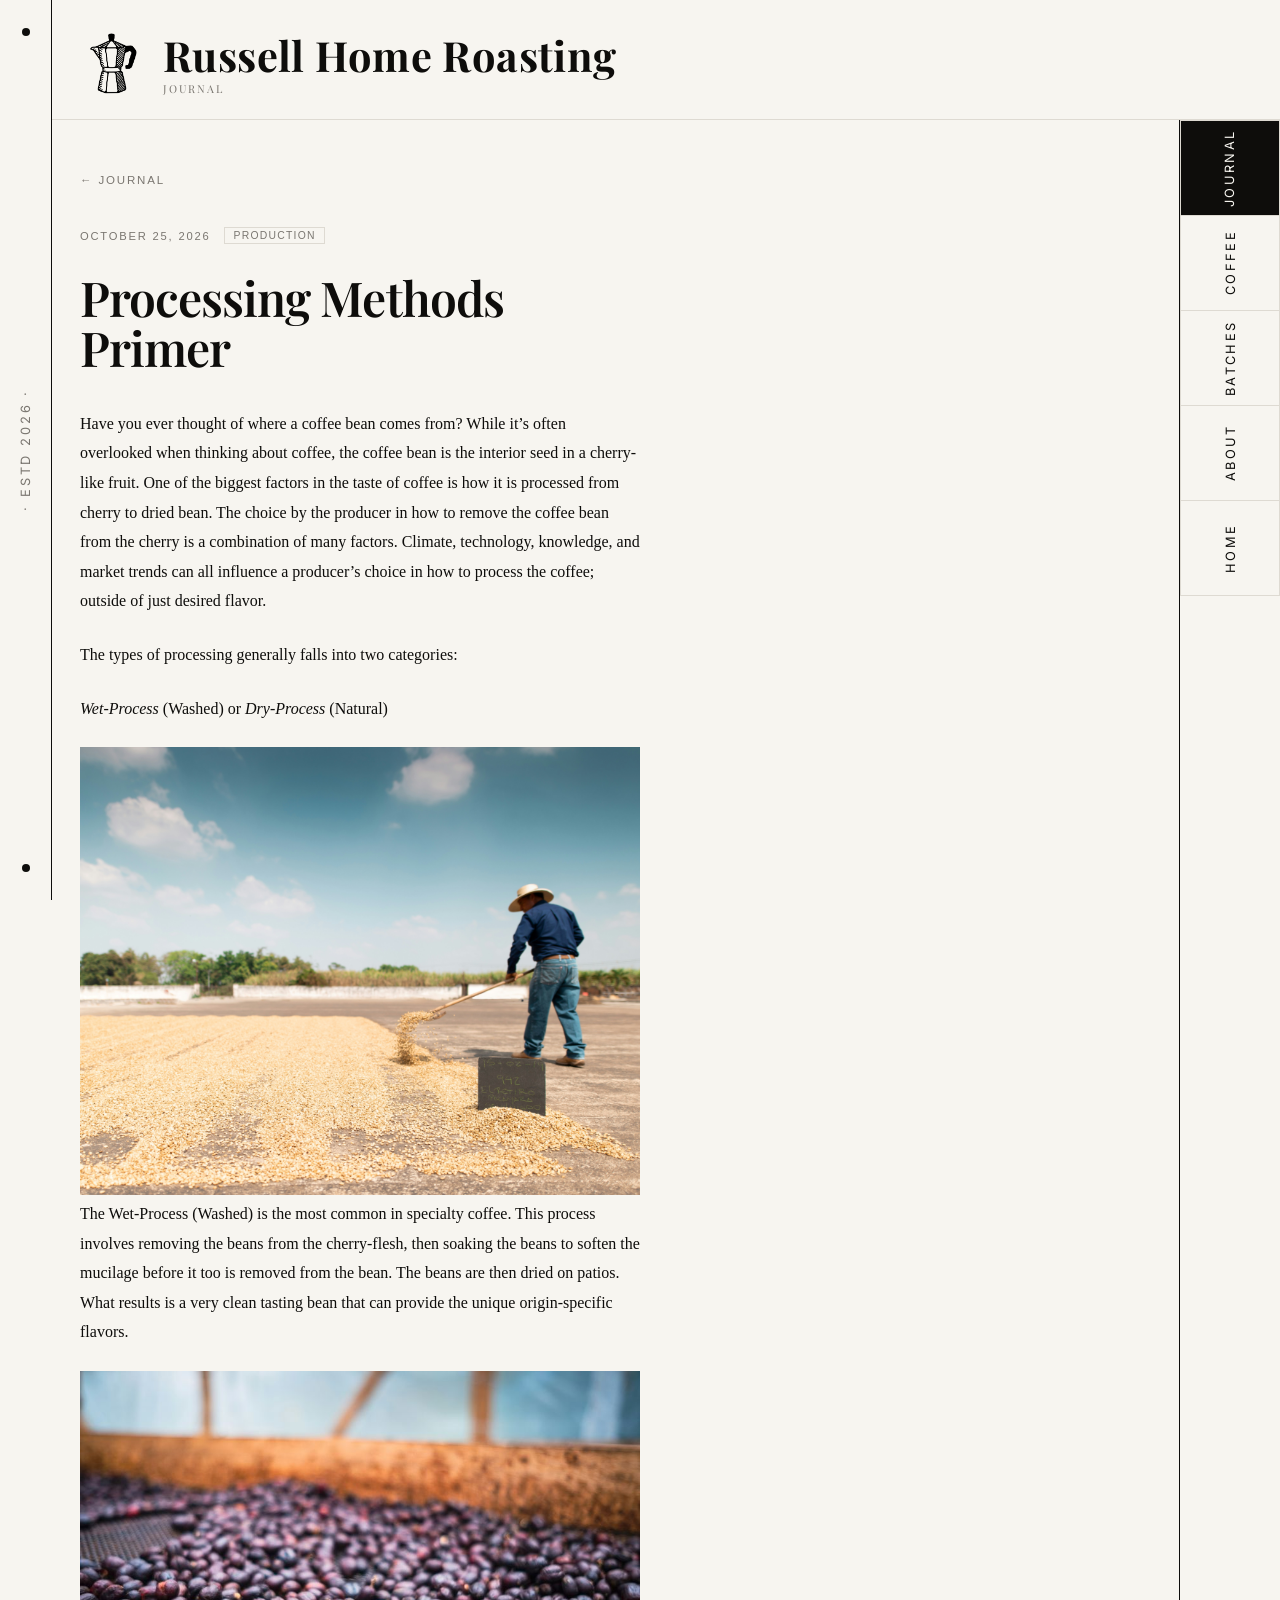
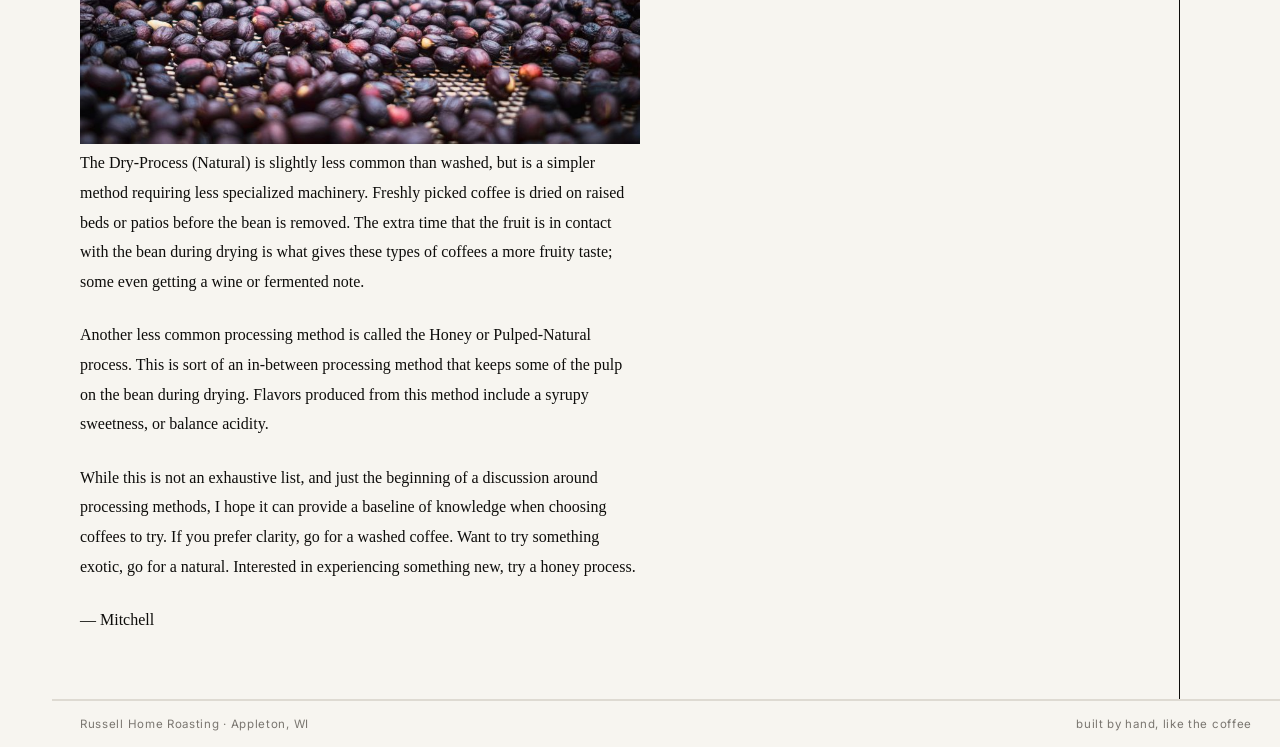
<file: journal/processing-methods.html>
<!DOCTYPE html>
<html lang="en">
<head>
  <meta charset="UTF-8" />
  <meta name="viewport" content="width=device-width, initial-scale=1.0" />
  <title>Processing Methods - Russell Home Roasting</title>
  <link rel="stylesheet" href="../rhr.css" />
  <link rel="icon" href="../favicon.ico" sizes="48x48"/>
  <style>
    .article-meta {
      display: flex;
      align-items: center;
      gap: 14px;
      margin-bottom: 28px;
    }

    .article-title {
      font-size: clamp(1.8rem, 5vw, 3rem);
      font-weight: 600;
      line-height: 1.05;
      letter-spacing: -0.02em;
      margin-bottom: 36px;
      max-width: 560px;
    }

    .article-title em {
      font-style: italic;
      font-weight: 400;
    }

    .article-body {
      max-width: 560px;
    }

    .article-body p {
      font-size: 1rem;
      line-height: 1.85;
      color: var(--fg);
      font-family: Georgia, "Times New Roman", Times, serif;
      margin-bottom: 1.5em;
    }

    .article-body p:last-child {
      margin-bottom: 0;
    }

    .back-link {
      display: inline-flex;
      align-items: center;
      gap: 6px;
      font-size: 0.72rem;
      letter-spacing: 0.16em;
      text-transform: uppercase;
      font-family: Arial, Helvetica, sans-serif;
      color: var(--muted);
      text-decoration: none;
      margin-bottom: 40px;
      border-bottom: 1px solid transparent;
      transition: color 0.15s, border-color 0.15s;
    }

    .back-link:hover {
      color: var(--fg);
      border-bottom-color: var(--fg);
    }
	
	.article-body img {
		max-width: 100%;
		height: auto;
	}
  </style>
</head>
<body>

  <aside class="rail" aria-hidden="true">
    <div class="rail-dot"></div>
    <div class="rail-text"> · Estd 2026 · </div>
    <div class="rail-dot"></div>
  </aside>

  <main class="page">
    <div class="content">

      <header>
        <div class="brand-lockup">
          <a class="brand-mark" href="../index.html" tabindex="-1" aria-hidden="true">
            <img src="../images/MokaShaded.png" width="917" height="917" alt="" />
          </a>
          <h1 class="brand">
            Russell Home Roasting
            <span>Journal</span>
          </h1>
        </div>
      </header>

      <div class="body-grid">

        <div class="main-panel">

          <a href="../journal.html" class="back-link">← Journal</a>

          <div class="article-meta">
            <div class="journal-card-date">October 25, 2026</div>
            <div class="journal-card-tags">
              <span class="journal-tag">Production</span>
            </div>
          </div>

          <h2 class="article-title">Processing Methods Primer</h2>

          <div class="article-body">

            <p>Have you ever thought of where a coffee bean comes from? While it’s often overlooked when thinking about coffee, the coffee bean is the interior seed in a cherry-like fruit. One of the biggest factors in the taste of coffee is how it is processed from cherry to dried bean. The choice by the producer in how to remove the coffee bean from the cherry is a combination of many factors. Climate, technology, knowledge, and market trends can all influence a producer’s choice in how to process the coffee; outside of just desired flavor.</p>

            <p>The types of processing generally falls into two categories:</p>
				<p><em>Wet-Process</em> (Washed) or <em>Dry-Process</em> (Natural)</p>
			
			<img src="../images/DryingWashed.png" alt="A farmer drying washed coffee on a patio">
			
            <p>The Wet-Process (Washed) is the most common in specialty coffee. This process involves removing the beans from the cherry-flesh, then soaking the beans to soften the mucilage before it too is removed from the bean. The beans are then dried on patios. What results is a very clean tasting bean that can provide the unique origin-specific flavors.</p>
			
			<img src="../images/NaturalCoffee.jpg" alt="A farmer drying washed coffee on a patio">
			<p>The Dry-Process (Natural) is slightly less common than washed, but is a simpler method requiring less specialized machinery. Freshly picked coffee is dried on raised beds or patios before the bean is removed. The extra time that the fruit is in contact with the bean during drying is what gives these types of coffees a more fruity taste; some even getting a wine or fermented note.</p>
			
			<p>Another less common processing method is called the Honey or Pulped-Natural process. This is sort of an in-between processing method that keeps some of the pulp on the bean during drying. Flavors produced from this method include a syrupy sweetness, or balance acidity.</p>
			
			<p>While this is not an exhaustive list, and just the beginning of a discussion around processing methods, I hope it can provide a baseline of knowledge when choosing coffees to try. If you prefer clarity, go for a washed coffee. Want to try something exotic, go for a natural. Interested in experiencing something new, try a honey process.</p>
			
			<p> &mdash; Mitchell </p>
          </div>

        </div>

        <nav class="side-nav" aria-label="Main navigation">
          <a href="../journal.html" class="active">Journal</a>
          <a href="../coffee.html">Coffee</a>
          <a href="../batch-lookup.html">Batches</a>
          <a href="../about.html">About</a>
		  <a href="../index.html">Home</a>
        </nav>

      </div>

      <footer>
        <span>Russell Home Roasting · Appleton, WI</span>
        <span>built by hand, like the coffee</span>
      </footer>

    </div>
  </main>
<script src="../rhr-header.js"></script>
</body>
</html>
</file>
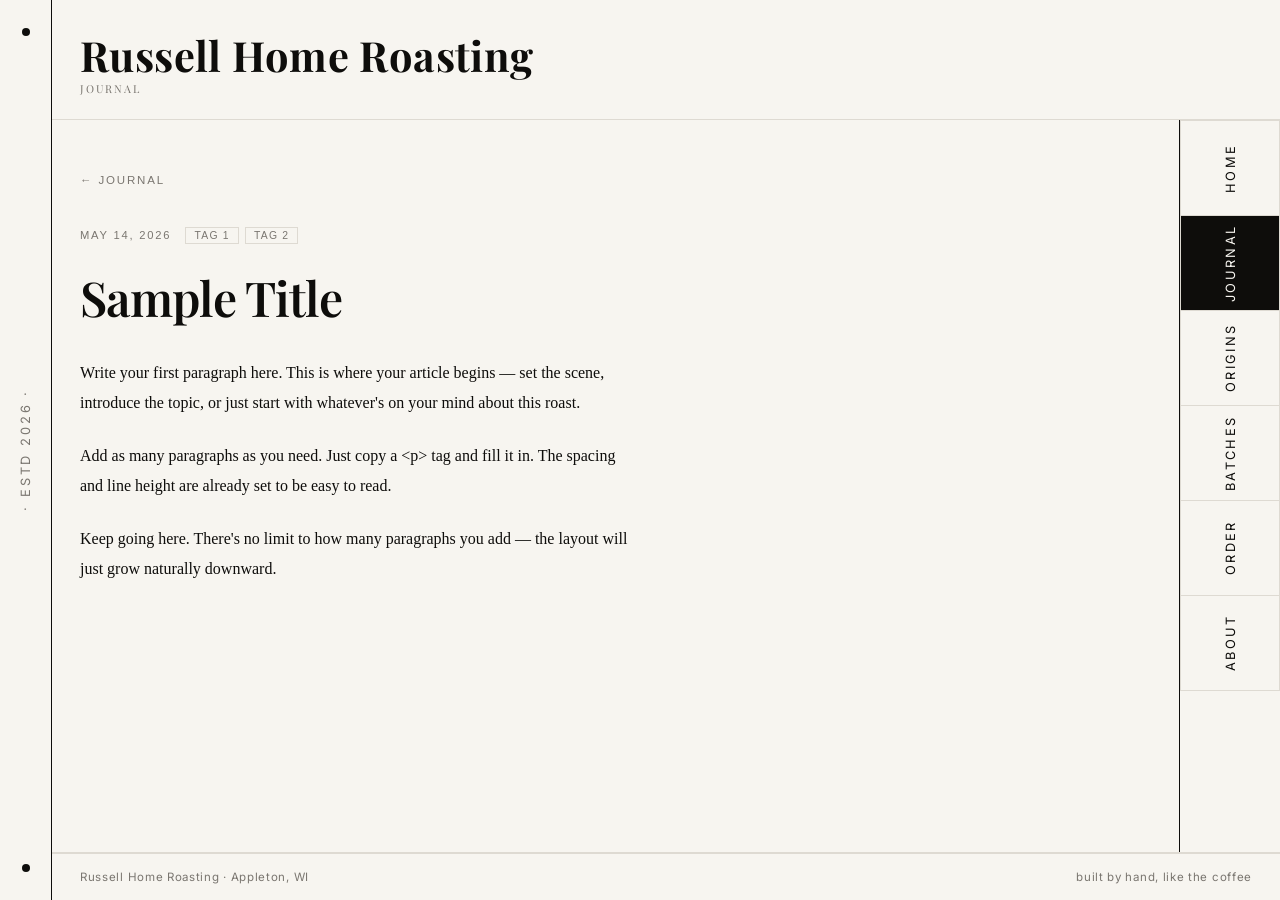
<file: journal/sample-article - Copy.html>
<!DOCTYPE html>
<html lang="en">
<head>
  <meta charset="UTF-8" />
  <meta name="viewport" content="width=device-width, initial-scale=1.0" />
  <title>Russell Home Roasting — Journal</title>
  <link rel="stylesheet" href="../rhr.css" />
  <style>
    .article-meta {
      display: flex;
      align-items: center;
      gap: 14px;
      margin-bottom: 28px;
    }

    .article-title {
      font-size: clamp(1.8rem, 5vw, 3rem);
      font-weight: 600;
      line-height: 1.05;
      letter-spacing: -0.02em;
      margin-bottom: 36px;
      max-width: 560px;
    }

    .article-title em {
      font-style: italic;
      font-weight: 400;
    }

    .article-body {
      max-width: 560px;
    }

    .article-body p {
      font-size: 1rem;
      line-height: 1.85;
      color: var(--fg);
      font-family: Georgia, "Times New Roman", Times, serif;
      margin-bottom: 1.5em;
    }

    .article-body p:last-child {
      margin-bottom: 0;
    }

    .back-link {
      display: inline-flex;
      align-items: center;
      gap: 6px;
      font-size: 0.72rem;
      letter-spacing: 0.16em;
      text-transform: uppercase;
      font-family: Arial, Helvetica, sans-serif;
      color: var(--muted);
      text-decoration: none;
      margin-bottom: 40px;
      border-bottom: 1px solid transparent;
      transition: color 0.15s, border-color 0.15s;
    }

    .back-link:hover {
      color: var(--fg);
      border-bottom-color: var(--fg);
    }
  </style>
</head>
<body>

  <aside class="rail" aria-hidden="true">
    <div class="rail-dot"></div>
    <div class="rail-text"> · Estd 2026 · </div>
    <div class="rail-dot"></div>
  </aside>

  <main class="page">
    <div class="content">

      <header>
        <h1 class="brand">
          Russell Home Roasting
          <span>Journal</span>
        </h1>
      </header>

      <div class="body-grid">

        <div class="main-panel">

          <a href="../journal.html" class="back-link">← Journal</a>

          <div class="article-meta">
            <div class="journal-card-date">May 14, 2026</div>
            <div class="journal-card-tags">
              <span class="journal-tag">Tag 1</span>
              <span class="journal-tag">Tag 2</span>
            </div>
          </div>

          <h2 class="article-title">Sample Title</h2>

          <div class="article-body">

            <p>Write your first paragraph here. This is where your article begins — set the scene, introduce the topic, or just start with whatever's on your mind about this roast.</p>

            <p>Add as many paragraphs as you need. Just copy a &lt;p&gt; tag and fill it in. The spacing and line height are already set to be easy to read.</p>

            <p>Keep going here. There's no limit to how many paragraphs you add — the layout will just grow naturally downward.</p>

          </div>

        </div>

        <nav class="side-nav" aria-label="Main navigation">
          <a href="../index.html">Home</a>
          <a href="../journal.html" class="active">Journal</a>
          <a href="../origins.html">Origins</a>
          <a href="../batch-lookup.html">Batches</a>
          <a href="order.html">Order</a>
          <a href="../about.html">About</a>
        </nav>

      </div>

      <footer>
        <span>Russell Home Roasting · Appleton, WI</span>
        <span>built by hand, like the coffee</span>
      </footer>

    </div>
  </main>

</body>
</html>
</file>
<file: rhr.css>
/* ════════════════════════════════════════════════
   Russell Home Roasting — Shared Stylesheet
   rhr.css
   ════════════════════════════════════════════════ */
/* Google Font Import */
@import url('https://fonts.googleapis.com/css2?family=Inter:opsz,wght@14..32,100..900&family=Playfair+Display:ital,wght@0,400..900;1,400..900&family=Special+Elite&display=swap');



/* ── TOKENS ── */
:root {
  --bg: #f7f5f0;
  --fg: #0e0d0b;
  --line: #0e0d0b;
  --muted: #7a7670;
  --soft: #dedad2;
}

/* ── RESET ── */
* { box-sizing: border-box; margin: 0; padding: 0; }

html, body {
  background: var(--bg);
  color: var(--fg);
  min-height: 100vh;
}

body {
  font-family: "Inter", Georgia, "Times New Roman", Times, serif;
}

h1, h2 {
  font-family: "Playfair Display", Georgia, "Times New Roman", Times, serif;
}

/* ── PAGE ENTRANCE ── */
.page {
  display: grid;
  grid-template-columns: 1fr;
  min-height: 100vh;
  opacity: 0;
  transform: translateY(40px);
  animation: rise .7s ease-out forwards;
}

@keyframes rise {
  to { opacity: 1; transform: translateY(0); }
}

/* ── LEFT RAIL ── */
.rail {
  position: fixed;
  left: 0; top: 0; bottom: 0;
  width: 52px;
  border-right: 1px solid var(--line);
  display: flex;
  flex-direction: column;
  align-items: center;
  justify-content: space-between;
  padding: 28px 0;
  z-index: 10;
  background: var(--bg);
}

.rail-dot {
  width: 8px; height: 8px;
  border-radius: 50%;
  background: var(--fg);
}

.rail-text {
  writing-mode: vertical-rl;
  text-orientation: mixed;
  transform: rotate(180deg);
  font-size: 0.8rem;
  letter-spacing: 0.22em;
  text-transform: uppercase;
  color: var(--muted);
}

/* ── MAIN CONTENT ── */
.content {
  margin-left: 52px;
  display: grid;
  grid-template-rows: auto 1fr auto;
  min-height: 100vh;
}

/* ── HEADER ── */
header {
  padding: 32px 28px 24px;
  border-bottom: 1px solid var(--soft);
  position: relative;
}

/* Moka pot sits to the left of the text title.
   --mark-size is set by the script below to match the title's height
   (one line of text = one line tall; wrapped text = taller).
   The clamp() value is the fallback if scripts don't run. */
.brand-lockup {
  display: flex;
  align-items: center;
  gap: clamp(10px, 2.5vw, 20px);
}
.brand-lockup .brand { margin: 0; min-width: 0; }
.brand-mark {
  flex: 0 0 auto;
  display: block;
  line-height: 0;
}
.brand-mark img {
  display: block;
  width: var(--mark-size, clamp(48px, 9vw, 80px));
  height: var(--mark-size, clamp(48px, 9vw, 80px));
  max-width: 22vw;
  max-height: 22vw;
  object-fit: contain;
}

.brand {
  font-family: "Playfair Display", Georgia, serif;
  font-size: clamp(2.1rem, 3.4vw, 2.6rem);
  font-weight: 700;
  line-height: 1.1;
  letter-spacing: 0.01em;
}

.brand span {
  display: block;
  font-size: 0.68rem;
  font-weight: 400;
  letter-spacing: 0.18em;
  text-transform: uppercase;
  color: var(--muted);
  margin-top: 5px;
}

/* ── BODY GRID ── */
.body-grid {
  display: grid;
  grid-template-columns: 1fr 100px;
  border-bottom: 1px solid var(--soft);
}

/* ── MAIN PANEL ── */
.main-panel {
  padding: 48px 28px 64px;
  border-right: 1px solid var(--line);
}

/* ── HERO (home page) ── */
.hero {
  padding: 56px 28px 56px;
  border-right: 1px solid var(--line);
  display: flex;
  flex-direction: column;
  justify-content: center;
}

.hero h2 {
  font-family: "Playfair Display", Georgia, serif;
  font-size: clamp(2.6rem, 9vw, 5.5rem);
  font-weight: 600;
  line-height: 1.0;
  letter-spacing: -0.02em;
  margin-bottom: 32px;
}

.hero h2 em {
  font-family: "Playfair Display", Georgia, serif;
  font-style: italic;
  font-weight: 400;
}

.hero p {
  font-size: 0.93rem;
  line-height: 1.7;
  color: var(--muted);
  max-width: 340px;
}

/* ── SIDE NAV ── */
.side-nav {
  display: flex;
  flex-direction: column;
}

.side-nav a {
  flex: none;
  height: 96px;
  display: flex;
  align-items: center;
  justify-content: center;
  writing-mode: vertical-rl;
  text-orientation: mixed;
  transform: rotate(180deg);
  font-weight: 400;
  font-size: 0.8rem;
  letter-spacing: 0.18em;
  text-transform: uppercase;
  color: var(--fg);
  text-decoration: none;
  border: 1px solid var(--soft);
  margin-bottom: -1px;
  transition: background 0.15s, color 0.15s;
  white-space: nowrap;
}

.side-nav a:hover,
.side-nav a.active {
  background: var(--fg);
  color: var(--bg);
}

/* ── FOOTER ── */
footer {
  padding: 16px 28px;
  display: flex;
  justify-content: space-between;
  align-items: center;
  font-size: 0.72rem;
  color: var(--muted);
  letter-spacing: 0.06em;
  border-top: 1px solid var(--soft);
  flex-wrap: wrap;
  gap: 8px;
}

/* ── SECTION INTRO (shared hero heading style) ── */
.section-intro {
  margin-bottom: 40px;
  padding-bottom: 28px;
  border-bottom: 1px solid var(--soft);
}

.section-intro h2 {
  font-size: clamp(2rem, 6vw, 3.5rem);
  font-weight: 600;
  line-height: 1.0;
  letter-spacing: -0.02em;
  margin-bottom: 16px;
}

.section-intro h2 em {
  font-style: italic;
  font-weight: 400;
}

.section-intro p {
  font-size: 0.9rem;
  line-height: 1.7;
  color: var(--muted);
  max-width: 380px;
  font-family: Arial, Helvetica, sans-serif;
}

/* ════════════════════════════════════════════════
   ORIGINS PAGE
   ════════════════════════════════════════════════ */

.cards-grid {
  display: grid;
  grid-template-columns: repeat(auto-fill, minmax(300px, 1fr));
  gap: 1px;
  background: var(--line);
  border: 1px solid var(--line);
}

.origin-card {
  background: var(--bg);
  padding: 28px 24px 32px;
  display: flex;
  flex-direction: column;
  transition: background 0.18s;
}

.origin-card:hover {
  background: #f0ece4;
}

.card-country {
  font-family: "Special Elite", Georgia, serif;
  font-size: clamp(1.5rem, 4vw, 2.2rem);
  font-weight: 600;
  line-height: 1.0;
  letter-spacing: -0.01em;
  margin-bottom: 4px;
}

.card-city {
  font-size: 0.78rem;
  letter-spacing: 0.16em;
  text-transform: uppercase;
  color: var(--muted);
  font-family: Arial, Helvetica, sans-serif;
  margin-bottom: 22px;
}

.card-head {
  display: flex;
  justify-content: space-between;
  align-items: flex-start;
  gap: 14px;
}

.card-titles { min-width: 0; }

.card-price {
  flex-shrink: 0;
  text-align: right;
  border: 1px solid var(--line);
  padding: 6px 11px;
  font-family: Arial, Helvetica, sans-serif;
  font-size: 0.84rem;
  font-weight: 700;
  letter-spacing: 0.01em;
  white-space: nowrap;
}

.card-price-unit {
  display: block;
  margin-top: 2px;
  font-weight: 400;
  font-size: 0.6rem;
  letter-spacing: 0.12em;
  text-transform: uppercase;
  color: var(--muted);
}

.card-divider {
  width: 100%;
  height: 1px;
  background: var(--line);
  margin-bottom: 20px;
}

.card-rows {
  display: flex;
  flex-direction: column;
  flex: 1;
}

.card-row {
  display: flex;
  justify-content: space-between;
  align-items: baseline;
  gap: 12px;
  padding: 8px 0;
  border-bottom: 1px solid var(--soft);
  font-size: 0.86rem;
}

.card-row:last-child {
  border-bottom: none;
}

.card-label {
  text-transform: uppercase;
  letter-spacing: 0.1em;
  font-size: 0.68rem;
  color: var(--muted);
  flex-shrink: 0;
  font-family: Arial, Helvetica, sans-serif;
}

.card-value {
  text-align: right;
  line-height: 1.4;
  font-family: Arial, Helvetica, sans-serif;
  font-size: 0.84rem;
}

.card-row.flavor .card-value {
  font-family: Georgia, "Times New Roman", Times, serif;
  font-style: italic;
  font-size: 0.88rem;
  color: var(--fg);
}

/* ════════════════════════════════════════════════
   ROAST RECORD LOOKUP PAGE (index.html)
   ════════════════════════════════════════════════ */

.lookup {
  border: 1px solid var(--line);
  padding: 20px;
  margin-bottom: 32px;
  background: var(--bg);
}

.lookup-label {
  font-size: 1.05rem;
  font-weight: 600;
  letter-spacing: 0.01em;
  margin-bottom: 8px;
}

.lookup-help {
  font-size: 0.82rem;
  color: var(--muted);
  margin-bottom: 14px;
  font-family: Arial, Helvetica, sans-serif;
}

.lookup-row {
  display: flex;
  gap: 10px;
  align-items: stretch;
}

input[type="text"] {
  flex: 1;
  min-width: 0;
  border: 1px solid var(--line);
  background: var(--bg);
  color: var(--fg);
  padding: 11px 14px;
  font-size: 0.9rem;
  font-family: Arial, Helvetica, sans-serif;
  border-radius: 0;
  outline: none;
  text-transform: uppercase;
  letter-spacing: 0.06em;
}

input[type="text"]:focus {
  outline: 2px solid var(--fg);
  outline-offset: 1px;
}

button {
  border: 1px solid var(--line);
  background: var(--fg);
  color: var(--bg);
  padding: 11px 18px;
  font-size: 0.75rem;
  letter-spacing: 0.14em;
  text-transform: uppercase;
  cursor: pointer;
  border-radius: 0;
  font-family: Arial, Helvetica, sans-serif;
  transition: background 0.15s, color 0.15s;
}

button:hover,
button:focus-visible {
  background: var(--bg);
  color: var(--fg);
}

.record {
  border-top: 3px solid var(--line);
  padding-top: 24px;
  position: relative;
}

.record::after {
  content: '';
  position: absolute;
  top: 3px;
  left: 0; right: 0;
  height: 1px;
  background: var(--line);
  margin-top: 2px;
}

.record-header {
  display: flex;
  justify-content: space-between;
  gap: 12px;
  align-items: flex-end;
  border-bottom: 1px solid var(--line);
  padding-bottom: 14px;
  margin-bottom: 24px;
}

.record-id {
  font-size: clamp(1.3rem, 4vw, 2rem);
  font-weight: 600;
  line-height: 1.1;
  letter-spacing: 0.01em;
}

.record-date {
  font-size: 0.78rem;
  color: var(--muted);
  letter-spacing: 0.12em;
  text-transform: uppercase;
  font-family: Arial, Helvetica, sans-serif;
}

.record-grid {
  display: grid;
  grid-template-columns: 1fr 1fr;
  gap: 28px 32px;
}

.section-title {
  font-size: 0.78rem;
  letter-spacing: 0.18em;
  text-transform: uppercase;
  color: var(--muted);
  margin-bottom: 10px;
  font-weight: 400;
}

.rows {
  border-top: 1px solid var(--line);
}

.row {
  display: flex;
  justify-content: space-between;
  gap: 14px;
  padding: 7px 0;
  border-bottom: 1px solid var(--soft);
  font-size: 0.88rem;
  font-family: Arial, Helvetica, sans-serif;
}

.row-label {
  text-transform: uppercase;
  letter-spacing: 0.08em;
  font-size: 0.72rem;
  color: var(--muted);
  font-family: Arial, Helvetica, sans-serif;
}

.row-value {
  text-align: right;
  font-variant-numeric: tabular-nums;
  color: var(--fg);
}

.full { grid-column: 1 / -1; }

.chart-wrap {
  border: 1px solid var(--line);
  padding: 12px;
  margin-top: 12px;
  background: var(--bg);
}

svg { width: 100%; height: auto; display: block; }

.axis, .grid, .curve, .marker { fill: none; stroke: var(--fg); }
.axis  { stroke-width: 1; }
.grid  { stroke-width: 0.5; stroke-dasharray: 2 3; stroke: var(--soft); }
.curve { stroke-width: 2; }
.marker { stroke-width: 1; stroke-dasharray: 5 4; stroke: var(--muted); }

.axis-text {
  fill: var(--muted);
  font-size: 10px;
  font-family: Arial, Helvetica, sans-serif;
}

.chart-note {
  font-size: 0.72rem;
  color: var(--muted);
  margin-top: 8px;
  letter-spacing: 0.06em;
  font-family: Arial, Helvetica, sans-serif;
}

.empty-state,
.error-state {
  font-size: 0.9rem;
  color: var(--muted);
  margin-top: 20px;
  font-family: Arial, Helvetica, sans-serif;
  letter-spacing: 0.03em;
}

.error-state {
  border-top: 1px solid var(--line);
  padding-top: 16px;
  color: var(--fg);
}

.error-hint {
  margin-top: 6px;
  color: var(--muted);
  font-size: 0.82rem;
}

/* ════════════════════════════════════════════════
   ABOUT PAGE
   ════════════════════════════════════════════════ */

.about-hero {
  margin-bottom: 52px;
  padding-bottom: 40px;
  border-bottom: 1px solid var(--soft);
}

.about-hero h2 {
  font-size: clamp(2.4rem, 8vw, 5rem);
  font-weight: 600;
  line-height: 1.0;
  letter-spacing: -0.02em;
  margin-bottom: 28px;
}

.about-hero h2 em {
  font-style: italic;
  font-weight: 400;
}

.about-hero p {
  font-size: 1.05rem;
  line-height: 1.85;
  color: var(--fg);
  max-width: 520px;
}

.about-hero p + p {
  margin-top: 18px;
}

.details-grid {
  display: grid;
  grid-template-columns: 1fr 1fr;
  gap: 40px 48px;
  max-width: 600px;
}

.detail-label {
  font-size: 0.68rem;
  letter-spacing: 0.2em;
  text-transform: uppercase;
  color: var(--muted);
  font-family: Arial, Helvetica, sans-serif;
  margin-bottom: 8px;
  padding-bottom: 8px;
  border-bottom: 1px solid var(--line);
}

.detail-value {
  font-size: 0.92rem;
  line-height: 1.65;
  font-family: Arial, Helvetica, sans-serif;
  color: var(--fg);
  margin-top: 10px;
}

.detail-value strong {
  font-family: Georgia, "Times New Roman", Times, serif;
  font-weight: 600;
  font-size: 1rem;
}

/* ════════════════════════════════════════════════
   JOURNAL PAGE
   ════════════════════════════════════════════════ */

.journal-list {
  display: flex;
  flex-direction: column;
  border: 1px solid var(--line);
}

.journal-card {
  display: grid;
  grid-template-columns: 220px 1fr;
  border-bottom: 1px solid var(--line);
  transition: background 0.18s;
  text-decoration: none;
  color: var(--fg);
}

.journal-card:last-child {
  border-bottom: none;
}

.journal-card:hover {
  background: #f0ece4;
}

/* Image slot */
.journal-card-image {
  border-right: 1px solid var(--line);
  overflow: hidden;
  background: var(--soft);
  min-height: 180px;
  position: relative;
}

.journal-card-image img {
  width: 100%;
  height: 100%;
  object-fit: cover;
  display: block;
}

/* Placeholder shown when no image is set */
.journal-card-image.placeholder::after {
  content: '';
  position: absolute;
  inset: 0;
  background:
    repeating-linear-gradient(
      45deg,
      transparent,
      transparent 6px,
      var(--soft) 6px,
      var(--soft) 7px
    );
}

/* Text area */
.journal-card-body {
  padding: 24px 28px;
  display: flex;
  flex-direction: column;
  justify-content: space-between;
  gap: 12px;
}

.journal-card-meta {
  display: flex;
  align-items: center;
  gap: 14px;
}

.journal-card-date {
  font-size: 0.7rem;
  letter-spacing: 0.16em;
  text-transform: uppercase;
  color: var(--muted);
  font-family: Arial, Helvetica, sans-serif;
}

.journal-card-tags {
  display: flex;
  gap: 6px;
  flex-wrap: wrap;
}

.journal-tag {
  font-size: 0.65rem;
  letter-spacing: 0.12em;
  text-transform: uppercase;
  font-family: Arial, Helvetica, sans-serif;
  color: var(--muted);
  border: 1px solid var(--soft);
  padding: 2px 8px;
}

.journal-card-title {
  font-size: clamp(1.1rem, 2.5vw, 1.5rem);
  font-weight: 600;
  line-height: 1.15;
  letter-spacing: -0.01em;
}

.journal-card-excerpt {
  font-size: 0.86rem;
  line-height: 1.65;
  color: var(--muted);
  font-family: Arial, Helvetica, sans-serif;
  max-width: 480px;
}

/* ════════════════════════════════════════════════
   MOBILE
   ════════════════════════════════════════════════ */

@media (max-width: 560px) {
  .rail { display: none; }
  .content { margin-left: 0; }

  header { padding: 24px 22px 20px; }
  footer { padding: 14px 22px; }

  .body-grid { grid-template-columns: 1fr; }

  .main-panel,
  .hero {
    border-right: none;
    padding: 32px 22px 48px;
  }

.side-nav {
  display: grid;
  grid-template-columns: repeat(2, 1fr);
  border-top: 1px solid var(--line);
}

.side-nav a {
  writing-mode: horizontal-tb;
  transform: none;
  justify-content: center;
  text-align: center;
  padding: 16px 22px;
  font-size: 0.8rem;
  border: none;
  border-bottom: 1px solid var(--soft);
  border-right: 1px solid var(--soft);
  margin-bottom: 0;
  white-space: normal;
}

.side-nav a:nth-child(even) {
  border-right: none;
}

.side-nav a:last-child:nth-child(odd) {
  grid-column: 1 / -1;
  border-right: none;
}

  /* Origins */
  .cards-grid { grid-template-columns: 1fr; }

  /* Record lookup */
  .lookup-row { flex-direction: column; }
  .record-header { flex-direction: column; align-items: flex-start; }
  .record-grid { grid-template-columns: 1fr; }
  .row { flex-direction: column; gap: 2px; }
  .row-value { text-align: left; }
  button { width: 100%; }

  /* Journal */
  .journal-card {
    grid-template-columns: 1fr;
  }

  .journal-card-image {
    border-right: none;
    border-bottom: 1px solid var(--line);
    min-height: 160px;
  }

  .journal-card-body {
    padding: 20px 22px;
  }

  /* About */
  .details-grid {
    grid-template-columns: 1fr;
    gap: 28px;
  }
}

/* ════════════════════════════════════════════════
   ORDER EXPERIENCE — card selection, floating tab,
   side drawer, form controls
   ════════════════════════════════════════════════ */

.origin-card { cursor: pointer; position: relative; }

.origin-card.selected { background: #f0ece4; }

.origin-card.selected::before {
  content: '✓ Selected';
  position: absolute;
  top: 14px;
  left: 14px;
  font-family: Arial, Helvetica, sans-serif;
  font-size: 0.6rem;
  letter-spacing: 0.14em;
  text-transform: uppercase;
  color: var(--bg);
  background: var(--fg);
  padding: 4px 8px;
}

/* Order bar — full-width, slides up from the bottom once a card is selected */
.order-fab {
  position: fixed;
  left: 0;
  right: 0;
  bottom: 0;
  z-index: 40;
  background: var(--fg);
  color: var(--bg);
  border-top: 1px solid var(--line);
  padding: 18px 24px;
  text-align: center;
  font-size: 0.8rem;
  letter-spacing: 0.16em;
  text-transform: uppercase;
  font-family: Arial, Helvetica, sans-serif;
  cursor: pointer;
  transform: translateY(100%);
  transition: transform 0.35s ease, padding-bottom 0.2s ease;
}

.order-fab.show { transform: translateY(0); }

.order-fab:hover,
.order-fab:focus-visible { padding-bottom: 24px; }

/* Dimmed backdrop behind the drawer */
.order-overlay {
  position: fixed;
  inset: 0;
  background: rgba(14, 13, 11, 0.45);
  opacity: 0;
  pointer-events: none;
  transition: opacity 0.3s ease;
  z-index: 49;
}

.order-overlay.open { opacity: 1; pointer-events: auto; }

/* Order form drawer — slides in from the right */
.order-drawer {
  position: fixed;
  top: 0;
  right: 0;
  bottom: 0;
  width: min(440px, 92vw);
  background: var(--bg);
  border-left: 1px solid var(--line);
  transform: translateX(100%);
  transition: transform 0.35s ease;
  z-index: 50;
  overflow-y: auto;
  display: flex;
  flex-direction: column;
}

.order-drawer.open { transform: translateX(0); }

.order-drawer-header {
  padding: 24px 28px 20px;
  border-bottom: 1px solid var(--line);
  display: flex;
  justify-content: space-between;
  align-items: flex-start;
  gap: 12px;
}

.order-drawer-title {
  font-family: "Playfair Display", Georgia, serif;
  font-size: 1.5rem;
  font-weight: 600;
  line-height: 1.15;
}

.order-drawer-sub {
  font-size: 0.72rem;
  letter-spacing: 0.14em;
  text-transform: uppercase;
  color: var(--muted);
  font-family: Arial, Helvetica, sans-serif;
  margin-top: 6px;
}

.order-drawer-close {
  border: 1px solid var(--line);
  background: var(--bg);
  color: var(--fg);
  width: 32px;
  height: 32px;
  flex-shrink: 0;
  font-size: 1.1rem;
  line-height: 1;
  padding: 0;
  cursor: pointer;
}

.order-drawer-close:hover { background: var(--fg); color: var(--bg); }

.order-form {
  padding: 24px 28px 40px;
  display: flex;
  flex-direction: column;
  gap: 20px;
  flex: 1;
}

.field {
  display: flex;
  flex-direction: column;
  gap: 8px;
}

.field.hidden { display: none; }

.field-label {
  font-size: 0.68rem;
  letter-spacing: 0.14em;
  text-transform: uppercase;
  color: var(--muted);
  font-family: Arial, Helvetica, sans-serif;
}

.field input[type="text"],
.field input[type="email"],
.field input[type="tel"],
.field select,
.field textarea {
  border: 1px solid var(--line);
  background: var(--bg);
  color: var(--fg);
  padding: 11px 14px;
  font-size: 0.9rem;
  font-family: Arial, Helvetica, sans-serif;
  border-radius: 0;
  outline: none;
  width: 100%;
  text-transform: none;
  letter-spacing: normal;
}

.field textarea { resize: vertical; min-height: 80px; }

.field input:focus,
.field select:focus,
.field textarea:focus {
  outline: 2px solid var(--fg);
  outline-offset: 1px;
}

.toggle-group { display: flex; gap: 8px; flex-wrap: wrap; }

.toggle-option {
  flex: 1;
  min-width: 90px;
  text-align: center;
  border: 1px solid var(--line);
  padding: 11px 10px;
  font-size: 0.75rem;
  letter-spacing: 0.1em;
  text-transform: uppercase;
  font-family: Arial, Helvetica, sans-serif;
  cursor: pointer;
  transition: background 0.15s, color 0.15s;
  user-select: none;
}

.toggle-option.active { background: var(--fg); color: var(--bg); }

.field-hint {
  font-size: 0.74rem;
  color: var(--muted);
  text-transform: none;
  letter-spacing: normal;
}

.quantity-stepper {
  display: flex;
  align-items: stretch;
  border: 1px solid var(--line);
  width: fit-content;
}

.quantity-btn {
  background: var(--bg);
  color: var(--fg);
  border: none;
  width: 40px;
  font-size: 1rem;
  font-family: Arial, Helvetica, sans-serif;
  cursor: pointer;
  transition: background 0.15s, color 0.15s;
}

.quantity-btn:hover { background: var(--fg); color: var(--bg); }

.quantity-stepper input[type="number"] {
  border: none;
  border-left: 1px solid var(--line);
  border-right: 1px solid var(--line);
  width: 56px;
  text-align: center;
  padding: 11px 4px;
  font-size: 0.9rem;
  font-family: Arial, Helvetica, sans-serif;
  -moz-appearance: textfield;
}

.quantity-stepper input[type="number"]::-webkit-outer-spin-button,
.quantity-stepper input[type="number"]::-webkit-inner-spin-button {
  -webkit-appearance: none;
  margin: 0;
}

.order-price-row {
  display: flex;
  justify-content: space-between;
  align-items: baseline;
  border-top: 1px solid var(--line);
  border-bottom: 1px solid var(--line);
  padding: 14px 2px;
}

.order-price-label {
  font-size: 0.68rem;
  letter-spacing: 0.14em;
  text-transform: uppercase;
  color: var(--muted);
  font-family: Arial, Helvetica, sans-serif;
}

.order-price-value {
  font-family: "Special Elite", Georgia, serif;
  font-size: 1.3rem;
  font-weight: 600;
}

.order-submit { margin-top: 8px; padding: 14px 18px; font-size: 0.8rem; width: 100%; }

.order-status {
  font-size: 0.82rem;
  font-family: Arial, Helvetica, sans-serif;
  padding: 12px 14px;
  border: 1px solid var(--line);
  display: none;
}

.order-status.show { display: block; }
.order-status.success { background: #eef4ea; }
.order-status.error { background: #f6e7e4; }

@media (max-width: 560px) {
  .order-fab { padding: 15px 16px; font-size: 0.72rem; }
  .order-drawer { width: 100vw; }
}
</file>
<file: rhr-bg-additions.css>
/* ════════════════════════════════════════════════
   BACKGROUND PHOTO OPTIONS — additions to rhr.css
   ════════════════════════════════════════════════ */

/* ── OPTION 1: Full-bleed hero photo with scrim ──
   The hero section itself becomes the photo, dark
   gradient scrim underneath so the cream text reads
   clean. Nav + footer stay exactly as they are. */

.hero.bg-photo {
  position: relative;
  background-image:
    linear-gradient(180deg, rgba(14,13,11,0.35) 0%, rgba(14,13,11,0.72) 100%),
    var(--photo-url);
  background-size: cover;
  background-position: center 30%;
  color: var(--bg);
  min-height: 420px;
}
.hero.bg-photo p { color: #e9e5db; }
.hero.bg-photo h2 { color: var(--bg); }
@media (max-width: 560px) {
  .hero.bg-photo { min-height: 340px; background-position: center 25%; }
}

/* one line per image */
.hero.bg-photo-hero1 { --photo-url: url('/images/043.jpg'); }
.hero.bg-photo-hero2 { --photo-url: url('/images/038.jpg'); }


/* ── OPTION 2: Framed image panel ──
   Text stays on the plain cream background exactly
   as today. The photo sits in its own bordered box
   underneath the hero copy — same 1px-line, boxed
   language already used for journal cards / origin
   cards, so it feels native to the rest of the site. */

.hero-photo-panel {
  border: 1px solid var(--line);
  margin-top: 32px;
  aspect-ratio: 16 / 9;
  overflow: hidden;
  background: var(--soft);
  margin-bottom: 32px;
  width: 100%;
}
.hero-photo-panel img {
  width: 100%;
  height: 100%;
  object-fit: cover;
  object-position: center;
  display: block;
}

@media (max-width: 560px) {
  .hero-photo-panel { margin-top: 24px; aspect-ratio: 4 / 3; }
}


/* ── OPTION 3: Subtle full-page backdrop ──
   The photo sits fixed behind the *entire* page at
   low opacity, almost like a watermark/texture. All
   existing content boxes get a solid cream fill so
   text keeps full contrast; only the negative space
   (margins, the thin borders) reveals the photo. */

body.bg-backdrop {
  position: relative;
}

body.bg-backdrop::before {
  content: '';
  position: fixed;
  inset: 0;
  background-image: url('/images/pour_bw.jpg');
  background-size: cover;
  background-position: center 35%;
  opacity: 0.16;
  z-index: -1;
}

body.bg-backdrop .rail,
body.bg-backdrop header,
body.bg-backdrop .hero,
body.bg-backdrop .side-nav a,
body.bg-backdrop footer {
  background: var(--bg);
}

body.bg-backdrop .content {
  background: var(--bg);
}
</file>
